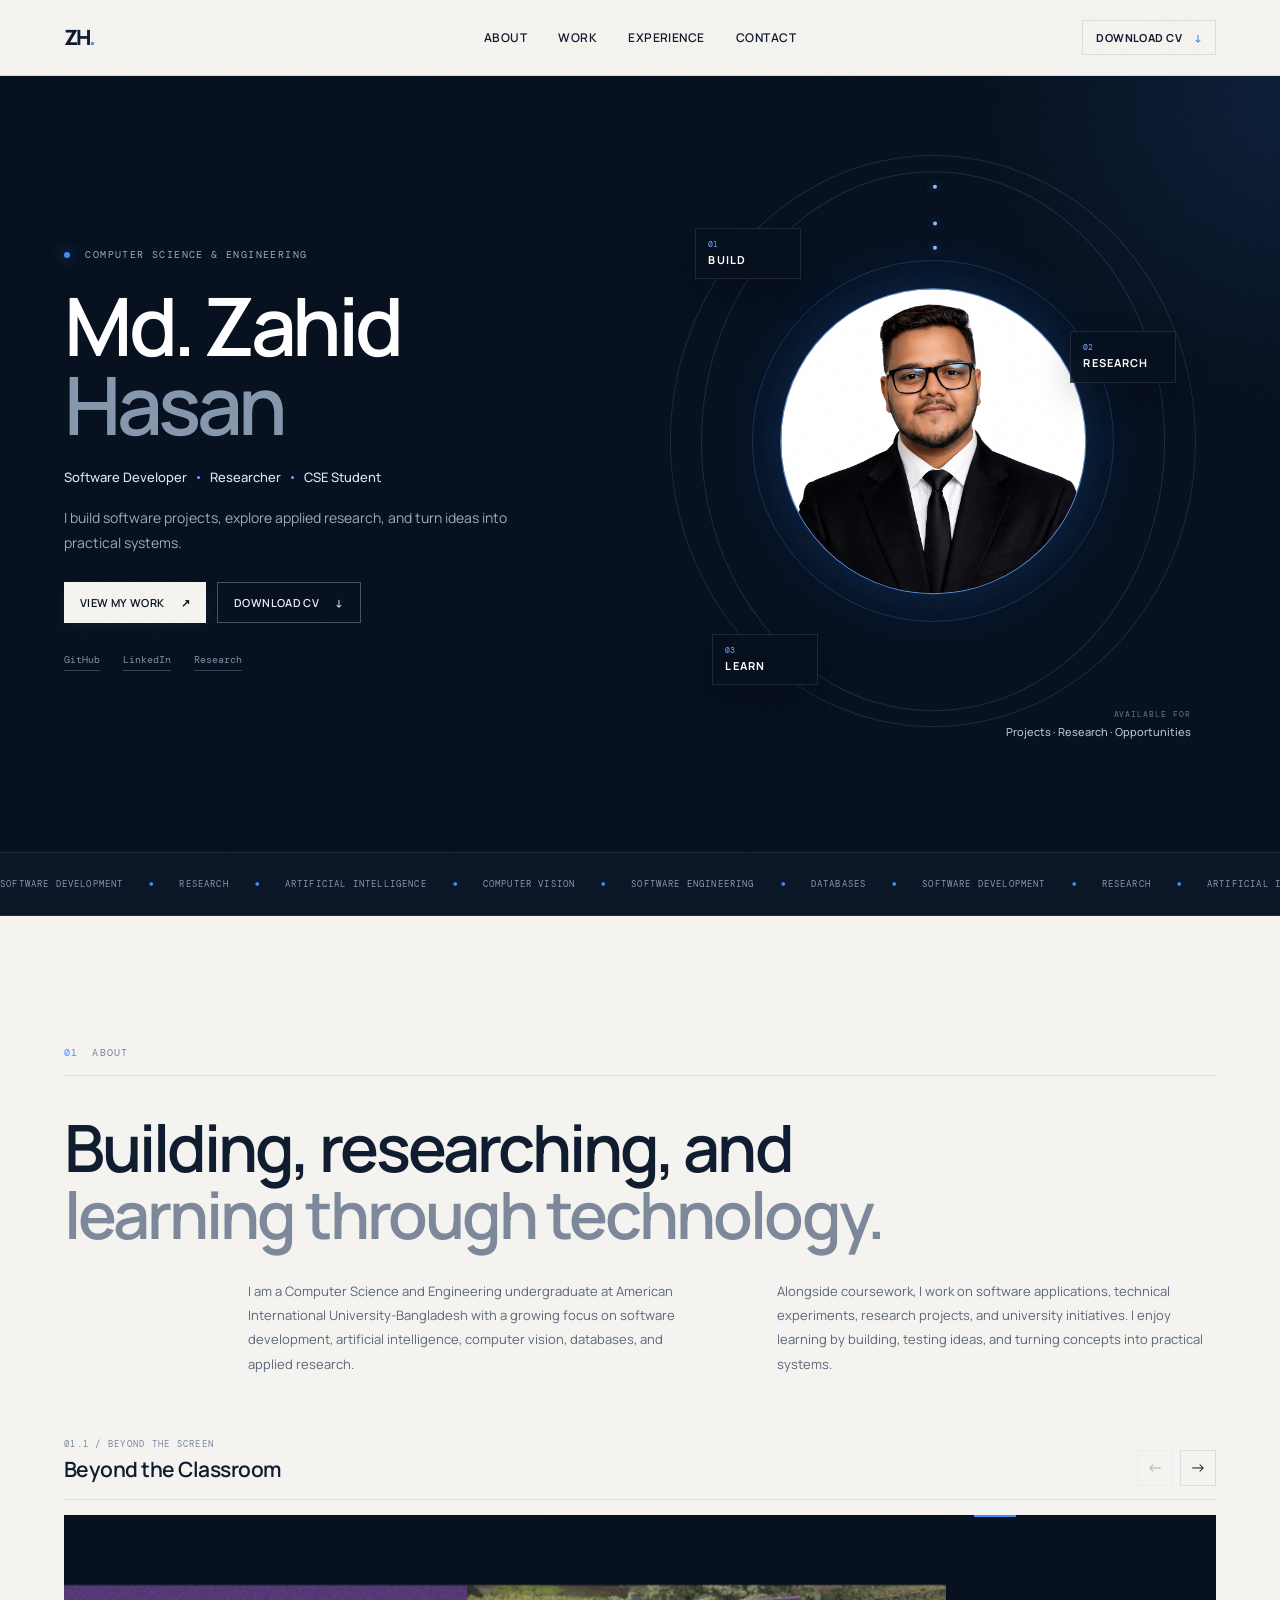
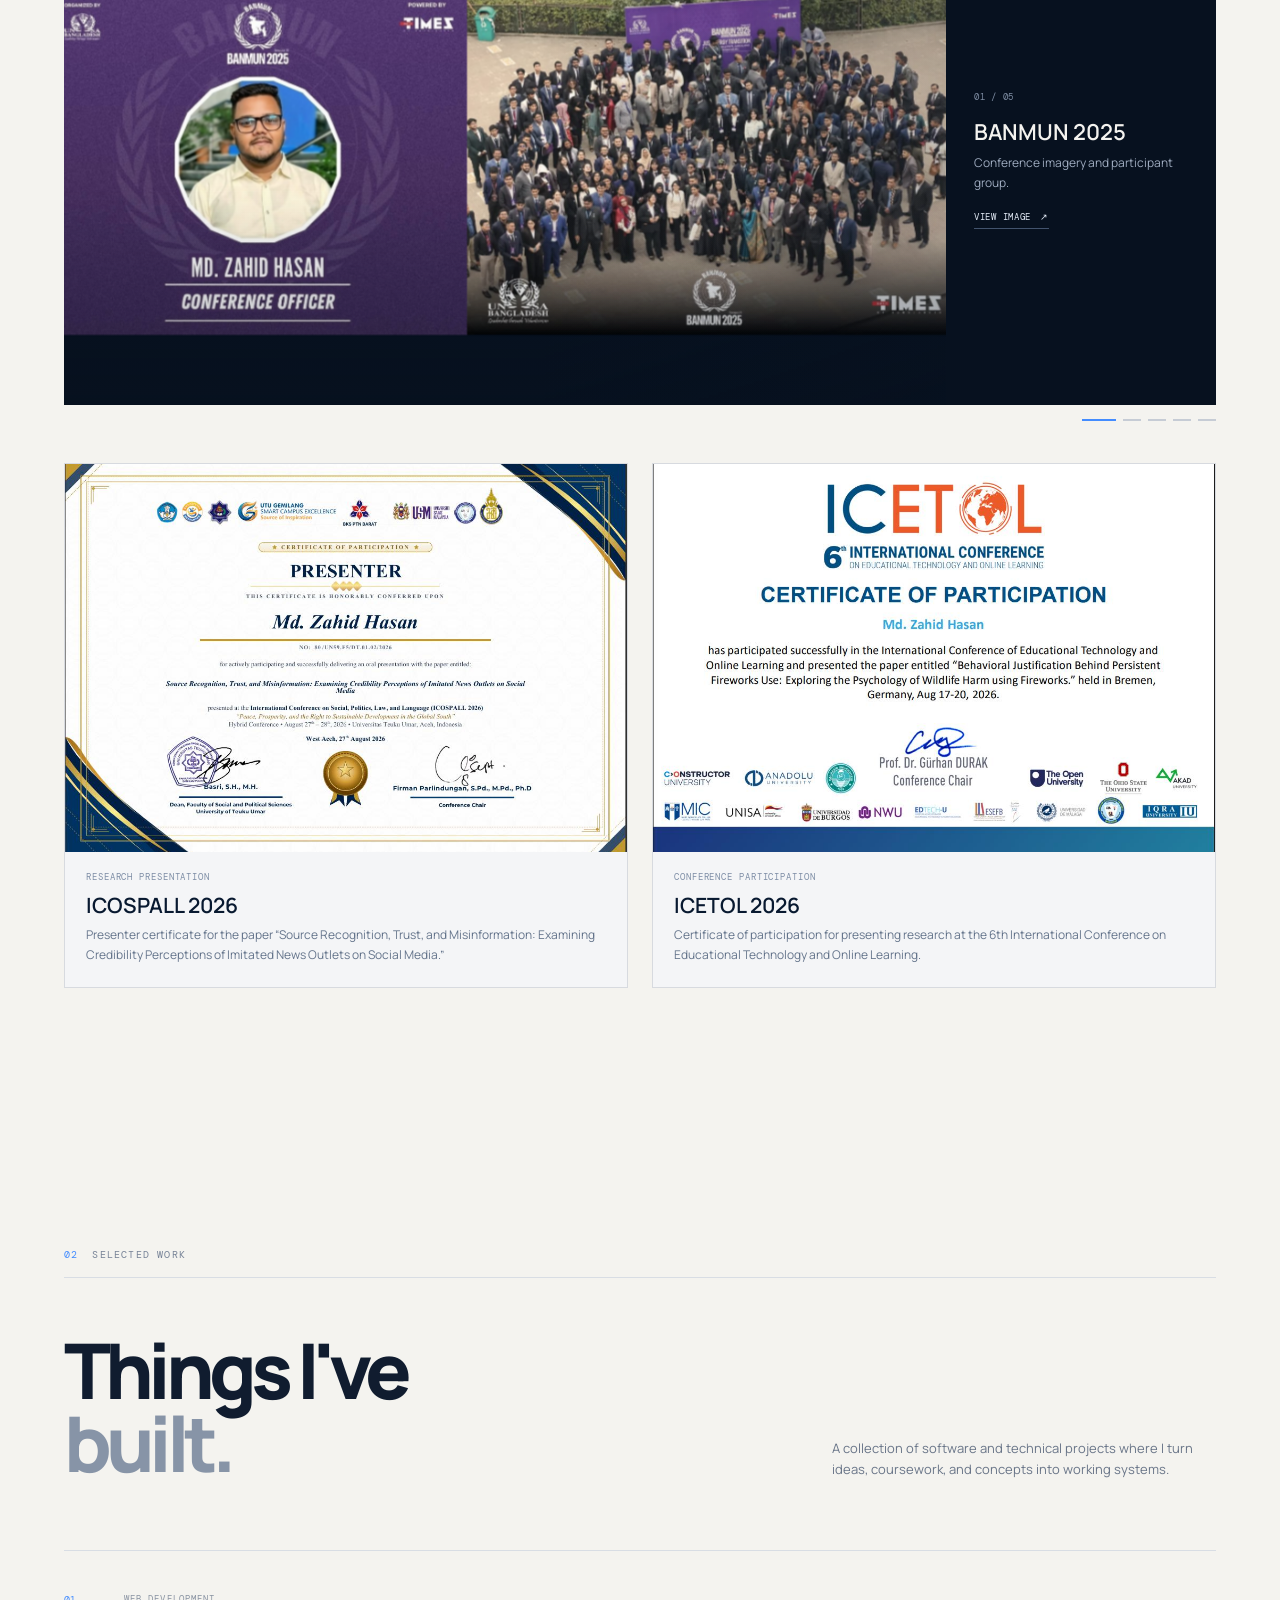
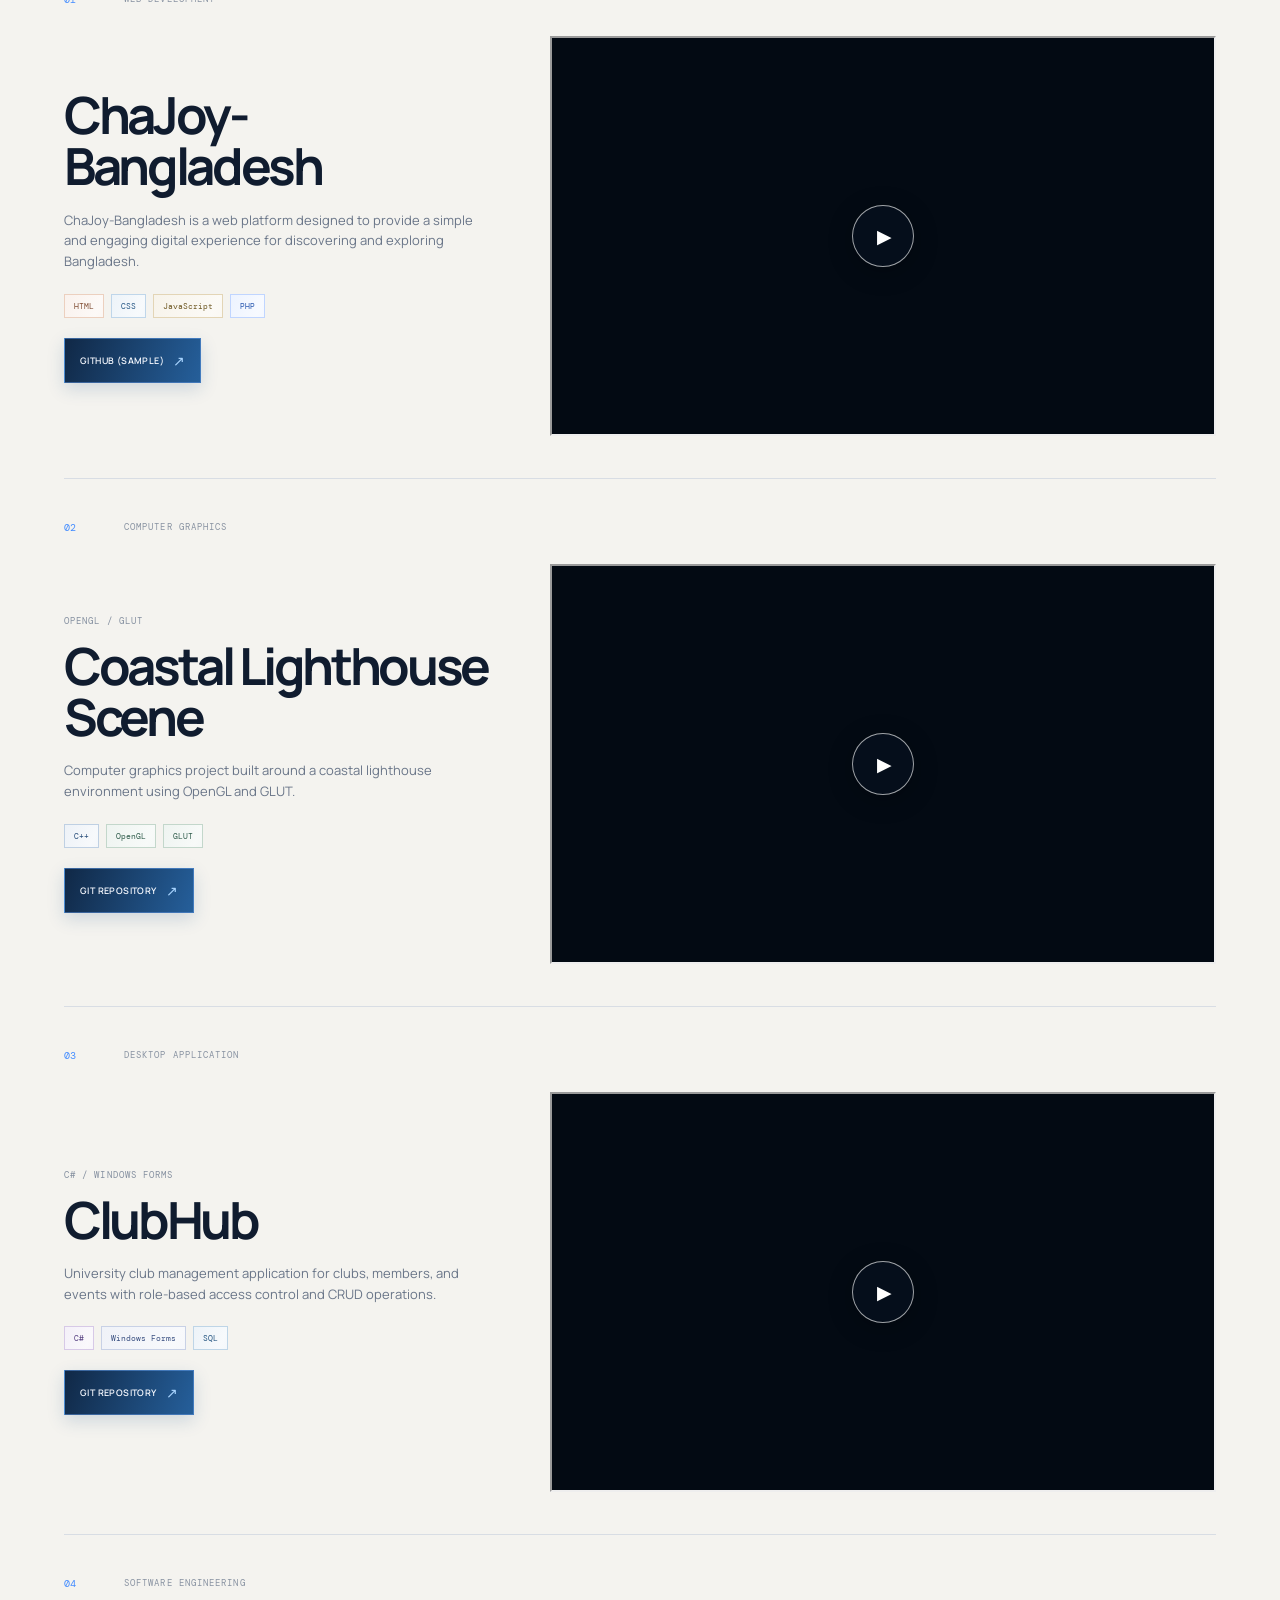
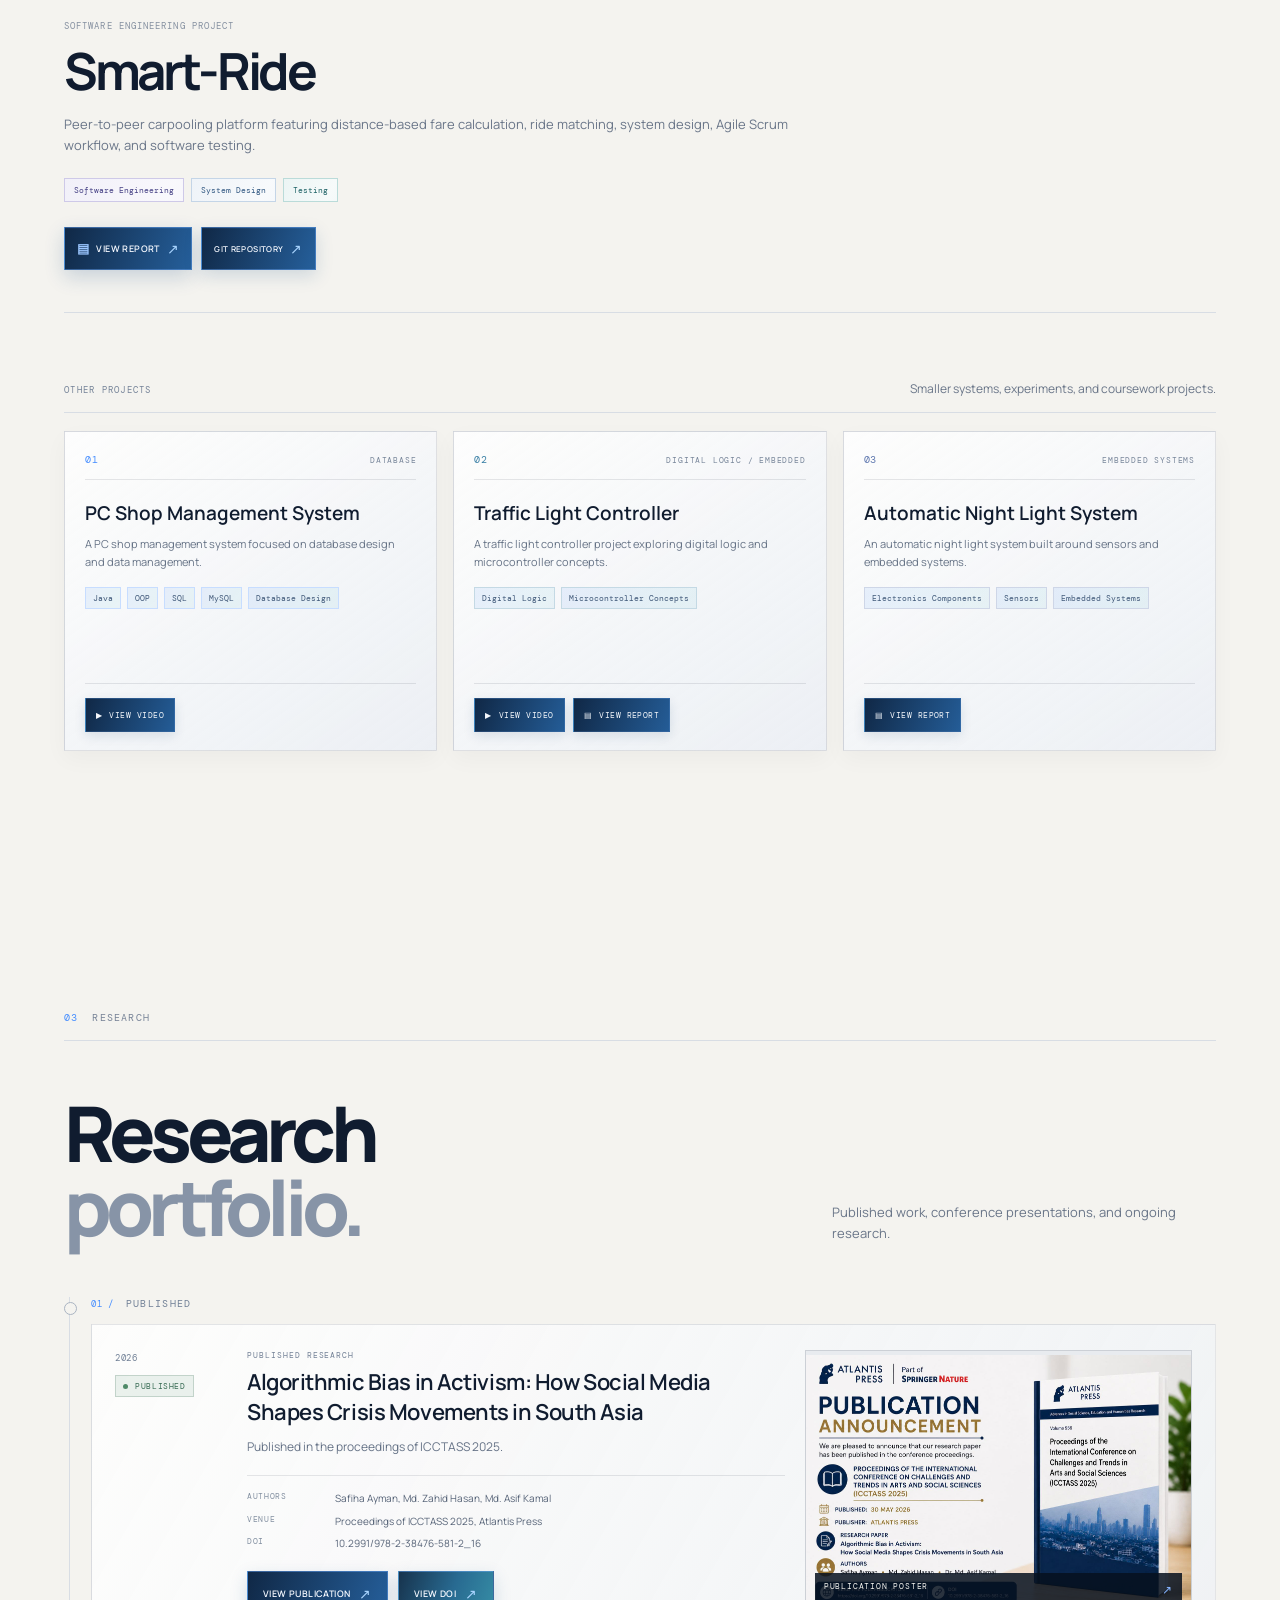
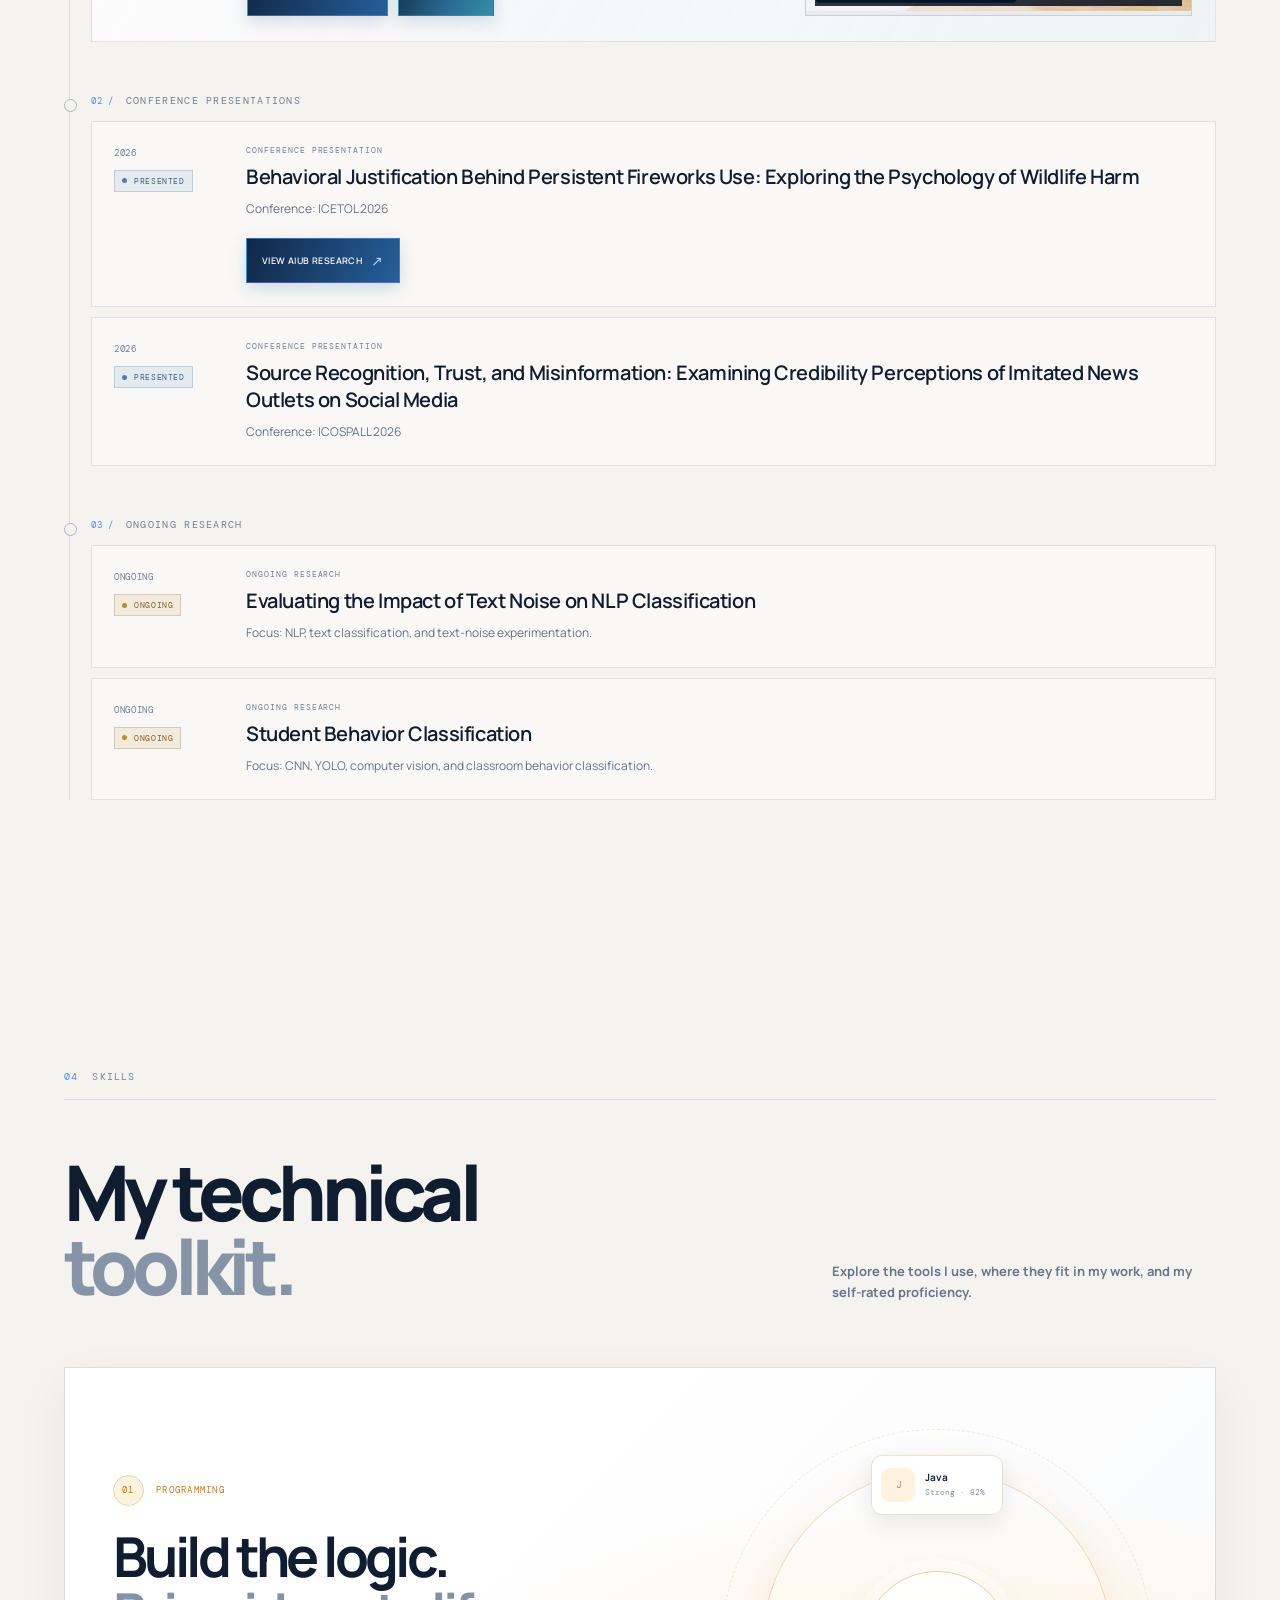
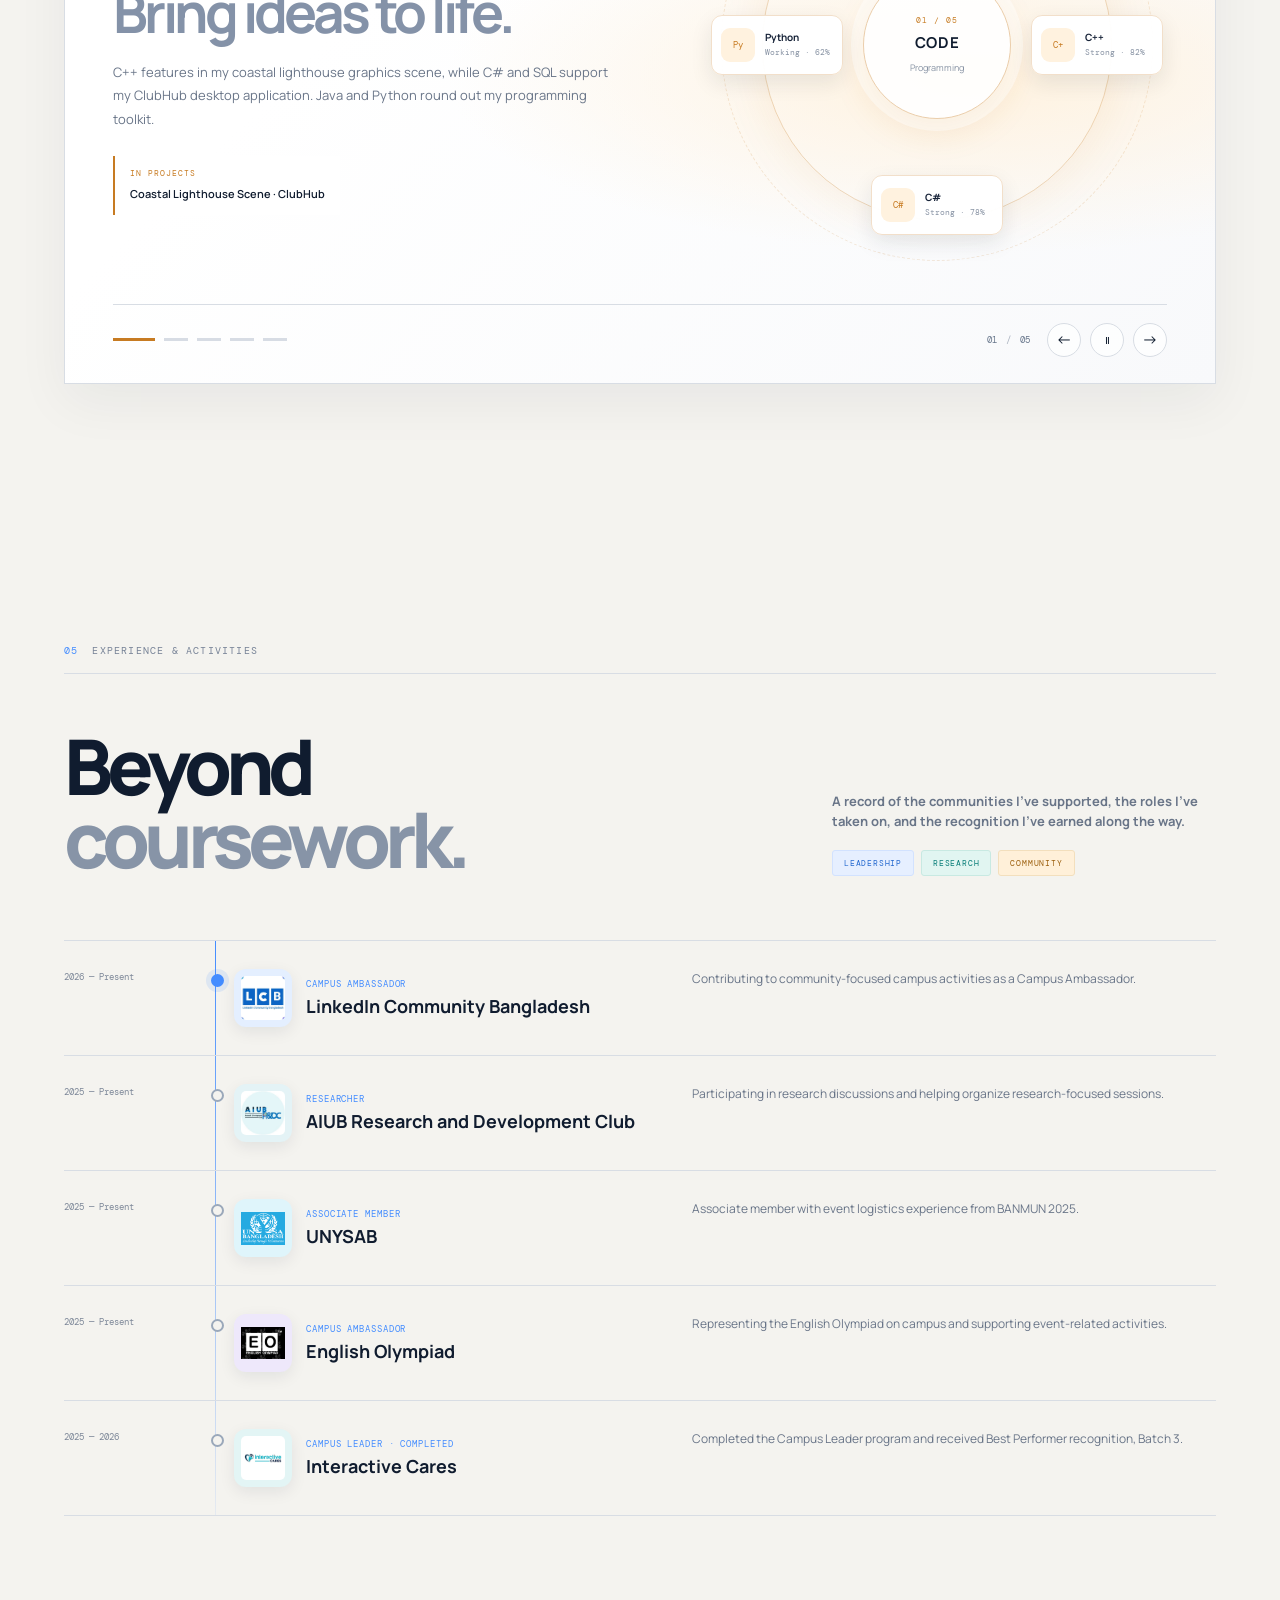
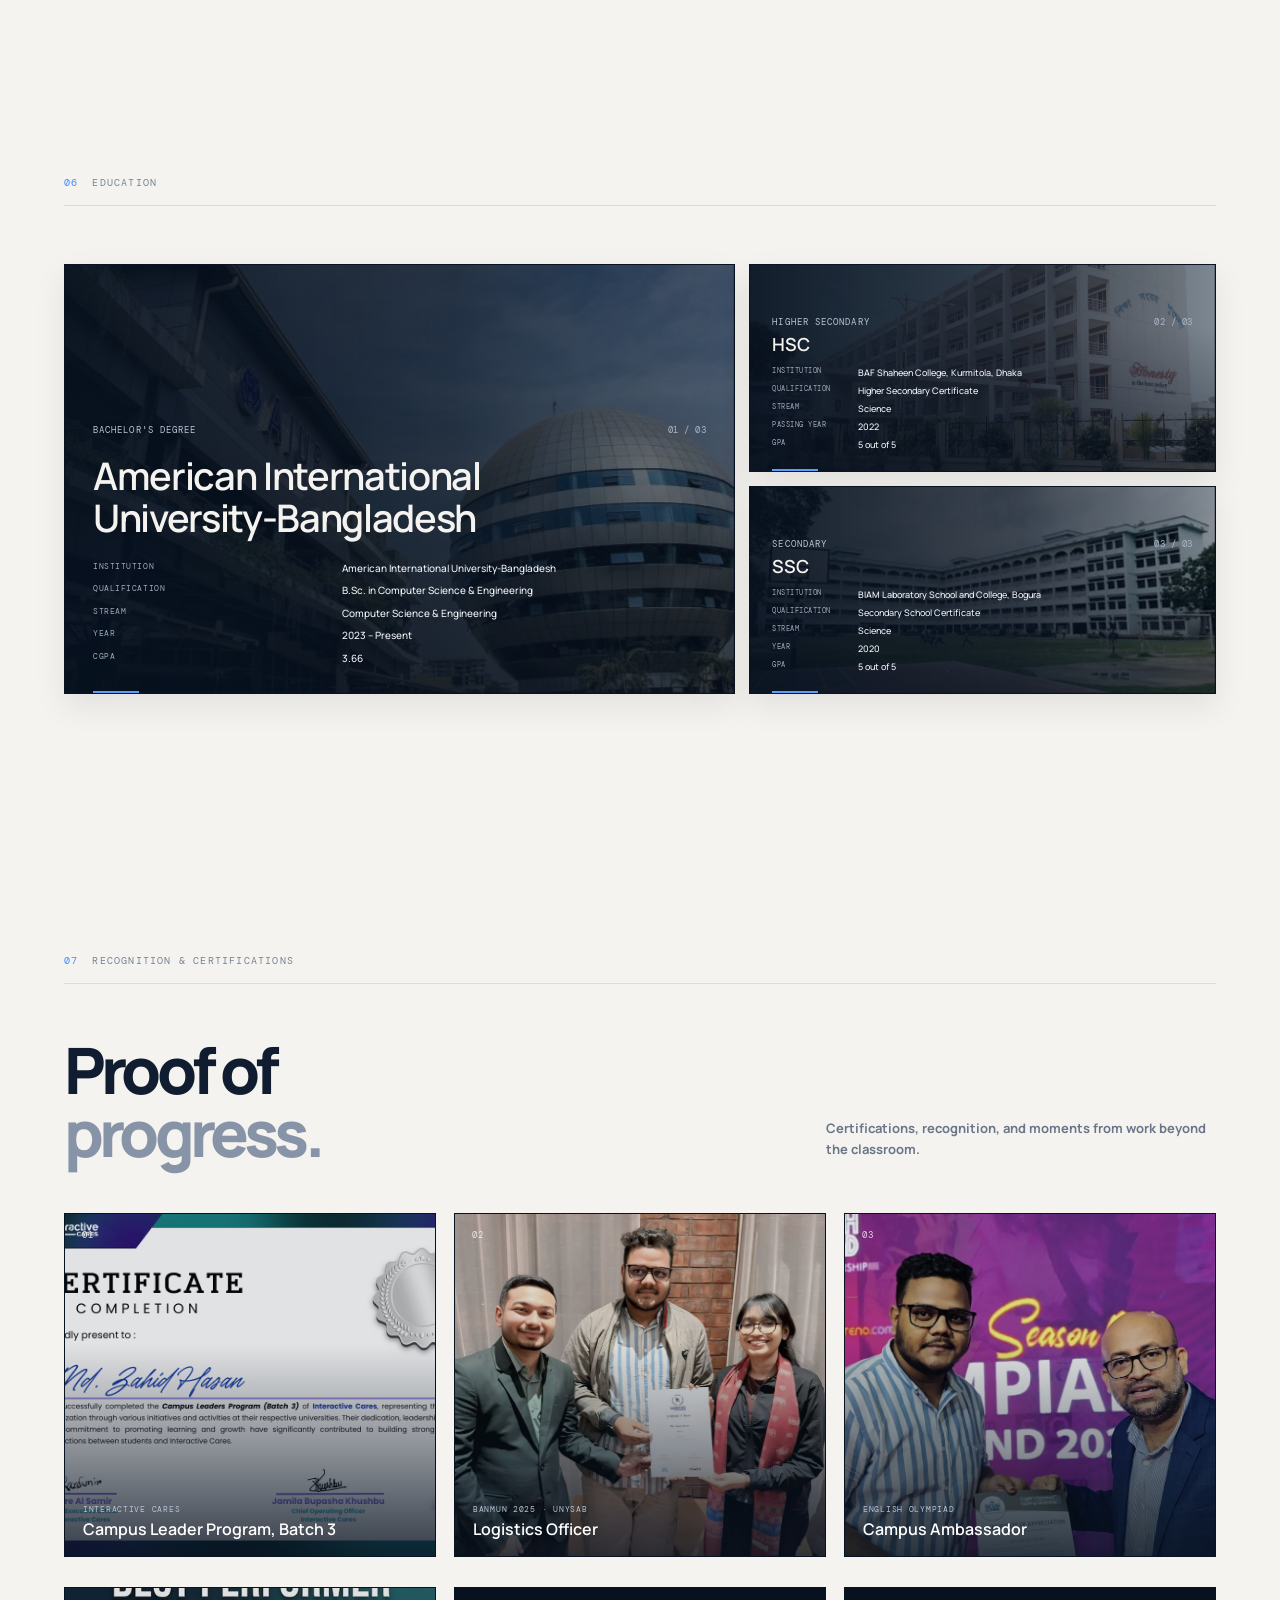
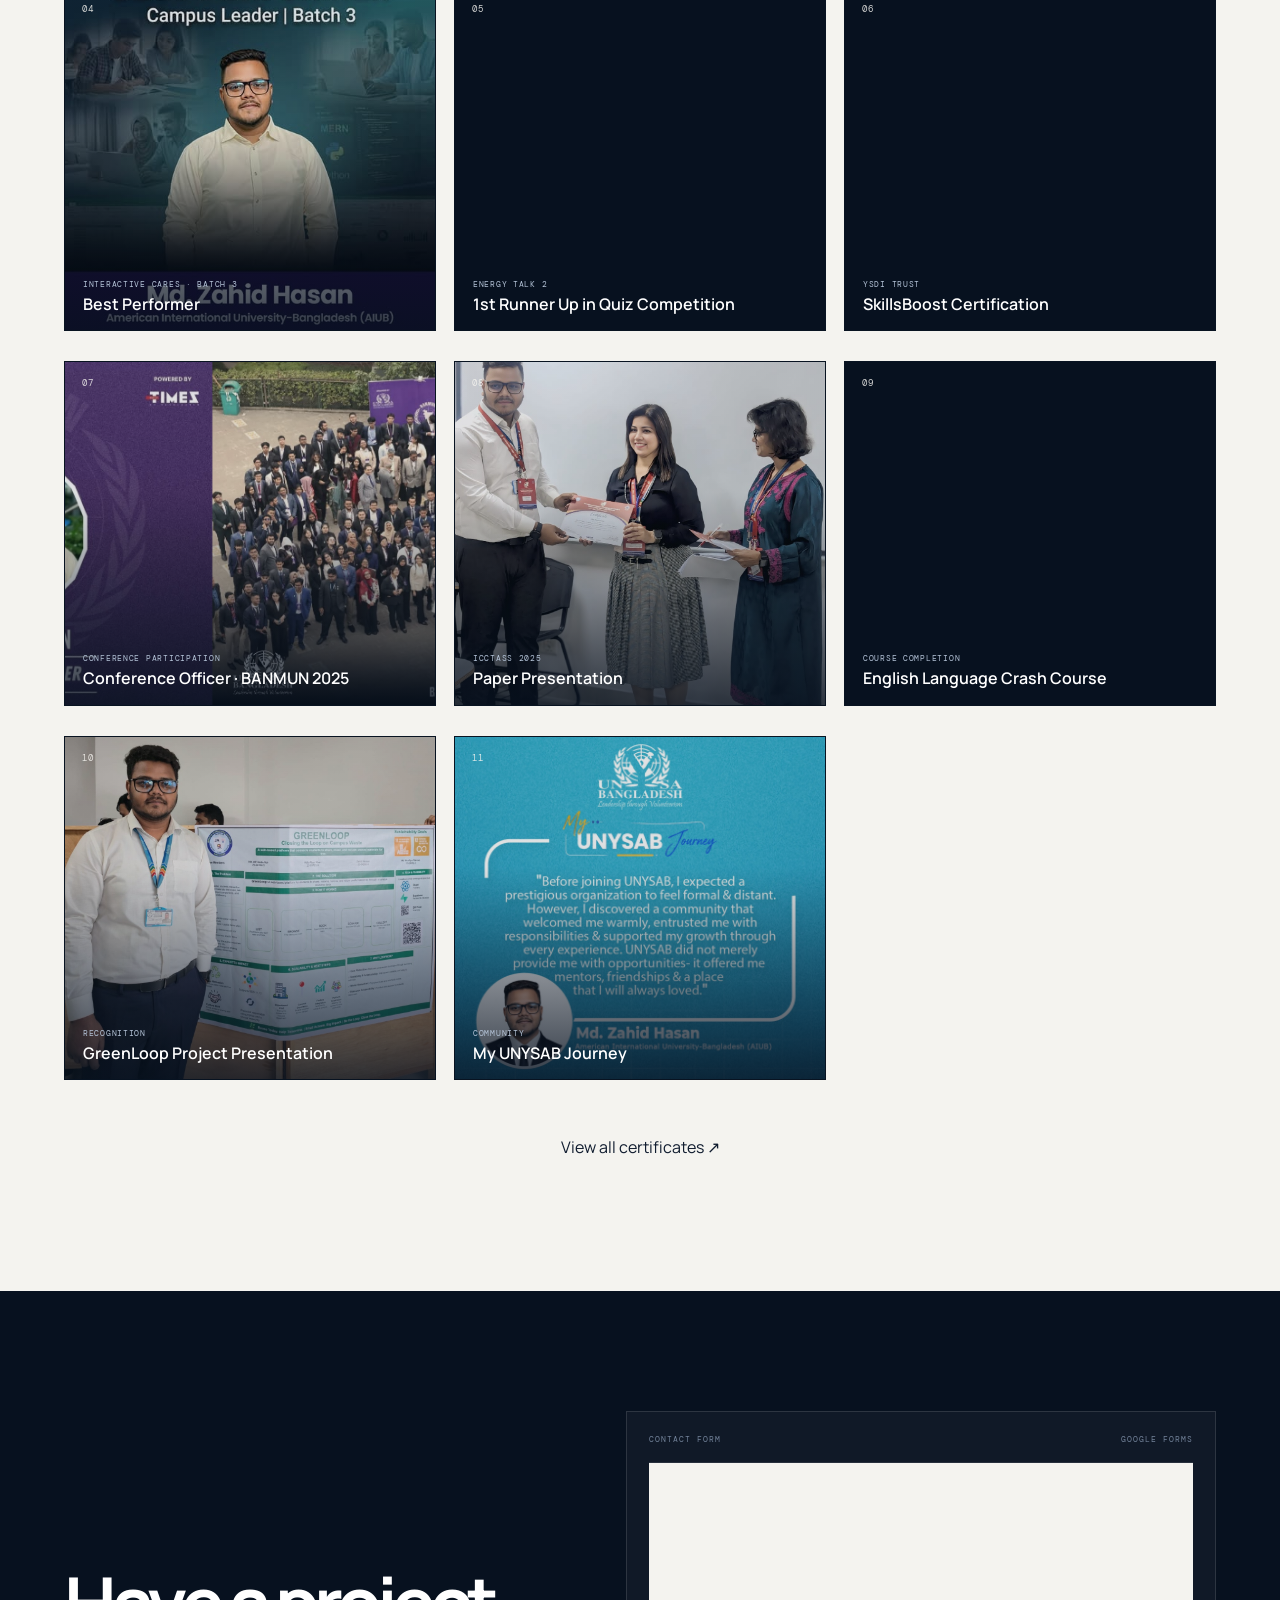
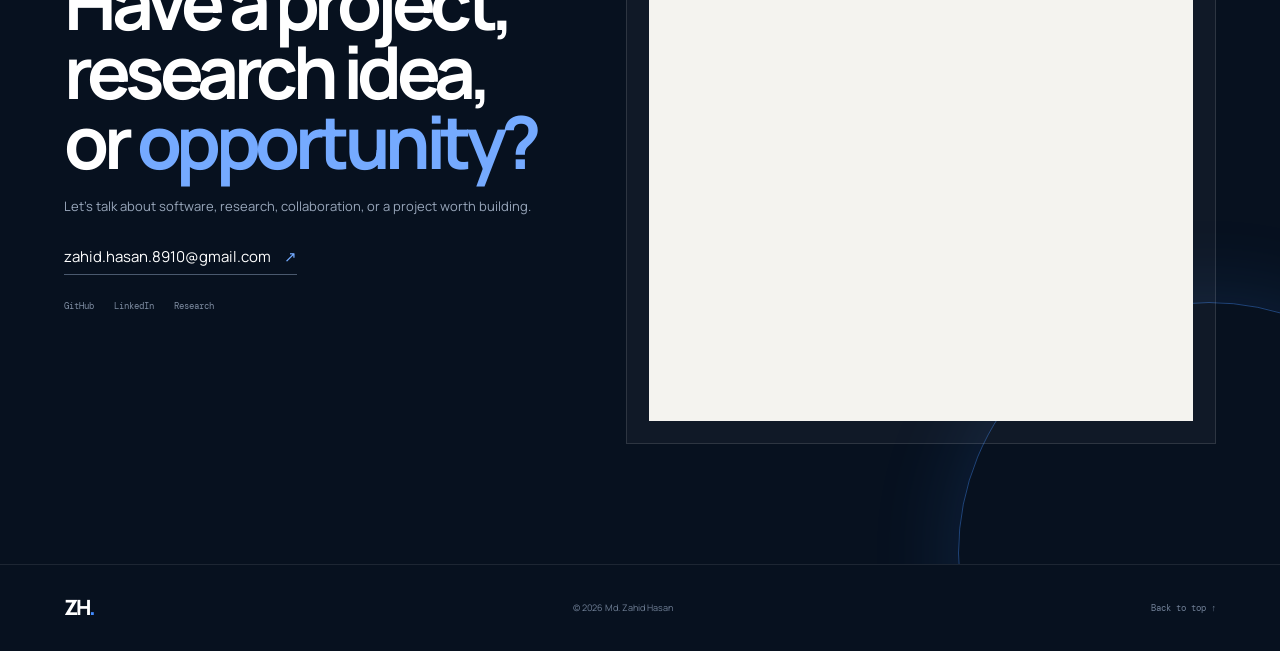
<file: index.html>
<!DOCTYPE html>
<html lang="en">
<head>
  <meta charset="UTF-8">
  <meta name="viewport" content="width=device-width, initial-scale=1.0">
  <meta name="description" content="Md. Zahid Hasan | CSE Student, Software Developer and Researcher">
  <meta name="theme-color" content="#07111f">
  <title>Md. Zahid Hasan | Portfolio</title>
  <link rel="preconnect" href="https://fonts.googleapis.com">
  <link rel="preconnect" href="https://fonts.gstatic.com" crossorigin>
  <link href="https://fonts.googleapis.com/css2?family=DM+Mono:wght@400;500&family=Manrope:wght@400;500;600;700;800&display=swap" rel="stylesheet">
  <link rel="stylesheet" href="style.css">
</head>
<body id="page-top">
  <div class="page-noise"></div>
  <div class="cursor-glow"></div>
  <div class="scroll-progress"></div>

  <header class="site-header">
    <a href="#home" class="brand">ZH<span>.</span></a>

    <nav class="main-nav" aria-label="Primary navigation">
      <a href="#about">About</a>
      <a href="#work">Work</a>
      <a href="#experience">Experience</a>
      <a href="#contact">Contact</a>
    </nav>

    <a class="cv-button" href="https://drive.google.com/file/d/1QCB3qbsLqCMUkNQ1LkGW-j6ZAGgXLxkK/view?usp=sharing" target="_blank" rel="noopener noreferrer">
      Download CV <span>↓</span>
    </a>

    <button class="menu-toggle" aria-label="Open navigation">
      <span></span><span></span>
    </button>
  </header>

  <main>
    <section class="hero" id="home">
      <div class="hero-copy">
        <p class="eyebrow hero-eyebrow"><span class="live-dot"></span> Computer Science &amp; Engineering</p>

        <h1><span class="name-line name-line-first">Md. Zahid</span><span class="name-line name-line-last">Hasan</span></h1>

        <div class="hero-role hero-reveal-role">
          <span>Software Developer</span>
          <i></i>
          <span>Researcher</span>
          <i></i>
          <span>CSE Student</span>
        </div>

        <p class="hero-description hero-reveal-description">
          I build software projects, explore applied research, and turn ideas into practical systems.
        </p>

        <div class="hero-actions hero-reveal-actions">
          <a href="#work" class="button button-dark">View my work <span>↗</span></a>
          <a href="https://drive.google.com/file/d/1QCB3qbsLqCMUkNQ1LkGW-j6ZAGgXLxkK/view?usp=sharing" class="button button-light" target="_blank" rel="noopener noreferrer">Download CV <span>↓</span></a>
        </div>

        <div class="hero-socials hero-reveal-socials">
          <a href="https://github.com/Zahid8910" target="_blank" rel="noopener noreferrer">GitHub</a>
          <a href="https://www.linkedin.com/in/zahidhasan8910/" target="_blank" rel="noopener noreferrer">LinkedIn</a>
          <a href="#research">Research</a>
        </div>
      </div>

      <div class="hero-stage">
        <div class="stage-grid"></div>
        <div class="stage-glow"></div>

        <div class="profile-orbit orbit-a"></div>
        <div class="profile-orbit orbit-b"></div>
        <div class="profile-orbit orbit-c"></div>
        <span class="orbit-particle particle-a" aria-hidden="true"></span>
        <span class="orbit-particle particle-b" aria-hidden="true"></span>
        <span class="orbit-particle particle-c" aria-hidden="true"></span>

        <div class="profile-wrap">
          <div class="profile-fallback">ZH</div>
          <img src="assets/images/Md.%20Zahid%20Hasan.png" alt="Md. Zahid Hasan" onerror="this.style.display='none'; this.previousElementSibling.style.display='grid';">
        </div>

        <div class="floating-label label-build">
          <small>01</small>
          <strong>BUILD</strong>
        </div>
        <div class="floating-label label-research">
          <small>02</small>
          <strong>RESEARCH</strong>
        </div>
        <div class="floating-label label-learn">
          <small>03</small>
          <strong>LEARN</strong>
        </div>

        <div class="stage-caption">
          <span>AVAILABLE FOR</span>
          <strong>Projects · Research · Opportunities</strong>
        </div>
      </div>
    </section>

    <section class="marquee-band" aria-label="Areas of interest">
      <div class="marquee-track">
        <div class="marquee-group">
          <span>SOFTWARE DEVELOPMENT</span><b>•</b>
          <span>RESEARCH</span><b>•</b>
          <span>ARTIFICIAL INTELLIGENCE</span><b>•</b>
          <span>COMPUTER VISION</span><b>•</b>
          <span>SOFTWARE ENGINEERING</span><b>•</b>
          <span>DATABASES</span><b>•</b>
        </div>
        <div class="marquee-group" aria-hidden="true">
          <span>SOFTWARE DEVELOPMENT</span><b>•</b>
          <span>RESEARCH</span><b>•</b>
          <span>ARTIFICIAL INTELLIGENCE</span><b>•</b>
          <span>COMPUTER VISION</span><b>•</b>
          <span>SOFTWARE ENGINEERING</span><b>•</b>
          <span>DATABASES</span><b>•</b>
        </div>
      </div>
    </section>

    <section class="section about" id="about">
      <div class="section-label reveal"><span>01</span> About</div>

      <div class="section-title-row about-title-row">
        <h2 class="display-title about-title reveal">Building, researching, and<br><em>learning through technology.</em></h2>
      </div>

      <div class="bio-grid">
        <p class="bio reveal">
          I am a Computer Science and Engineering undergraduate at American International University-Bangladesh with a growing focus on software development, artificial intelligence, computer vision, databases, and applied research.
        </p>
        <p class="bio reveal delay-1">
          Alongside coursework, I work on software applications, technical experiments, research projects, and university initiatives. I enjoy learning by building, testing ideas, and turning concepts into practical systems.
        </p>
      </div>

      <div class="classroom-head reveal">
        <div class="classroom-heading">
          <p class="eyebrow">01.1 / Beyond the screen</p>
          <h3>Beyond the Classroom</h3>
        </div>
        <div class="carousel-controls">
          <button class="carousel-prev" type="button" aria-label="Previous image" disabled>←</button>
          <button class="carousel-next" type="button" aria-label="Next image">→</button>
        </div>
      </div>

      <div class="activity-carousel reveal delay-1" aria-roledescription="carousel" aria-label="Beyond the Classroom">
        <div class="activity-slides">
          <div class="activity-track">
          <article class="activity-slide active" aria-hidden="false">
            <div class="activity-media">
              <img src="assets/images/image%20(1).png" alt="BANMUN 2025 banner and conference participants" decoding="async" data-position="center">
            </div>
            <div class="activity-caption"><span class="activity-count">01 / 05</span><div class="activity-caption-copy"><h4>BANMUN 2025</h4><p>Conference imagery and participant group.</p><button class="activity-view" type="button">VIEW IMAGE <span aria-hidden="true">↗</span></button></div></div>
          </article>
          <article class="activity-slide" aria-hidden="true">
            <div class="activity-media">
              <img src="assets/images/WhatsApp%20Image%202026-08-25%20at%208.37.11%20PM%20(10).jpeg" alt="GreenLoop campus waste project poster presentation" decoding="async" data-position="center">
            </div>
            <div class="activity-caption"><span class="activity-count">02 / 05</span><div class="activity-caption-copy"><h4>GreenLoop Project Presentation</h4><p>The GreenLoop campus waste project poster.</p><button class="activity-view" type="button">VIEW IMAGE <span aria-hidden="true">↗</span></button></div></div>
          </article>
          <article class="activity-slide" aria-hidden="true">
            <div class="activity-media">
              <img src="assets/images/runner%20up.jpg" alt="Award presentation with Energy Talk 2 visible on stage" decoding="async" data-position="center">
            </div>
            <div class="activity-caption"><span class="activity-count">03 / 05</span><div class="activity-caption-copy"><h4>Energy Talk 2</h4><p>Award presentation on stage at the event.</p><button class="activity-view" type="button">VIEW IMAGE <span aria-hidden="true">↗</span></button></div></div>
          </article>
          <article class="activity-slide" aria-hidden="true">
            <div class="activity-media">
              <img src="assets/images/unnamed%20(2).jpg" alt="Course completion certificate being presented" decoding="async" data-position="center">
            </div>
            <div class="activity-caption"><span class="activity-count">04 / 05</span><div class="activity-caption-copy"><h4>Certificate Presentation</h4><p>A course-completion certificate being presented.</p><button class="activity-view" type="button">VIEW IMAGE <span aria-hidden="true">↗</span></button></div></div>
          </article>
          <article class="activity-slide" aria-hidden="true">
            <div class="activity-media">
              <img src="assets/images/1785246199510.jpeg" alt="My UNYSAB Journey community feature graphic" decoding="async" data-position="center">
            </div>
            <div class="activity-caption"><span class="activity-count">05 / 05</span><div class="activity-caption-copy"><h4>My UNYSAB Journey</h4><p>A community feature.</p><button class="activity-view" type="button">VIEW IMAGE <span aria-hidden="true">↗</span></button></div></div>
          </article>
          </div>
        </div>

        <div class="carousel-dots" role="group" aria-label="Choose an image">
          <button class="dot active" type="button" aria-label="Show image 1" aria-current="true"></button>
          <button class="dot" type="button" aria-label="Show image 2"></button>
          <button class="dot" type="button" aria-label="Show image 3"></button>
          <button class="dot" type="button" aria-label="Show image 4"></button>
          <button class="dot" type="button" aria-label="Show image 5"></button>
        </div>

      </div>

      <dialog class="activity-lightbox" aria-label="Activity image viewer">
        <button class="activity-lightbox-close" type="button" aria-label="Close image viewer">×</button>
        <button class="activity-lightbox-previous" type="button" aria-label="Previous image">←</button>
        <figure class="activity-lightbox-figure">
          <img class="activity-lightbox-image" alt="">
          <figcaption><span class="activity-lightbox-count"></span><span class="activity-lightbox-title"></span></figcaption>
        </figure>
        <button class="activity-lightbox-next" type="button" aria-label="Next image">→</button>
      </dialog>

      <div class="about-certificate-grid">

        <article class="about-certificate-card reveal delay-1">
          <a class="about-certificate-image" href="assets/images/icospall.jpeg" target="_blank" rel="noopener noreferrer" aria-label="View ICOSPALL 2026 presenter certificate">
            <img src="assets/images/icospall.jpeg" alt="ICOSPALL 2026 Presenter Certificate" decoding="async">
            <span class="about-certificate-overlay">VIEW CERTIFICATE ↗</span>
          </a>
          <div class="about-certificate-info">
           
            <span class="about-certificate-type">RESEARCH PRESENTATION</span>
            <h4>ICOSPALL 2026</h4>
            <p>Presenter certificate for the paper “Source Recognition, Trust, and Misinformation: Examining Credibility Perceptions of Imitated News Outlets on Social Media.”</p>
          </div>
        </article>
        <article class="about-certificate-card reveal">
          <a class="about-certificate-image" href="assets/images/icetol.jpeg" target="_blank" rel="noopener noreferrer" aria-label="View ICETOL 2026 certificate">
            <img src="assets/images/icetol.jpeg" alt="ICETOL 2026 Certificate of Participation" decoding="async">
            <span class="about-certificate-overlay">VIEW CERTIFICATE ↗</span>
          </a>
          <div class="about-certificate-info">
           
            <span class="about-certificate-type">CONFERENCE PARTICIPATION</span>
            <h4>ICETOL 2026</h4>
            <p>Certificate of participation for presenting research at the 6th International Conference on Educational Technology and Online Learning.</p>
          </div>
        </article>

        
      </div>
    </section>

    <section class="section work" id="work">
      <div class="section-label reveal"><span>02</span> Selected Work</div>

      <div class="section-title-row">
        <h2 class="display-title reveal">Things I've<br><em>built.</em></h2>
        <p class="section-intro reveal delay-1">A collection of software and technical projects where I turn ideas, coursework, and concepts into working systems.</p>
      </div>

      <div class="projects">
        <article class="project reveal">
          <div class="project-meta">
            <span>01</span>
            <small>Web Development</small>
          </div>
          <div class="project-main">
            <div class="project-copy">
              <h3>ChaJoy-Bangladesh</h3>
              <p>ChaJoy-Bangladesh is a web platform designed to provide a simple and engaging digital experience for discovering and exploring Bangladesh.</p>
              <div class="tech-list"><span class="tag-html">HTML</span><span class="tag-css">CSS</span><span class="tag-javascript">JavaScript</span><span class="tag-php">PHP</span></div>
              <div class="project-links project-action-links"><a class="project-action-button" href="https://github.com/Zahid8910/chajoy-Bangladesh" target="_blank" rel="noopener noreferrer">GitHub (sample) <span class="project-action-arrow" aria-hidden="true">↗</span></a></div>
            </div>
            <div class="project-visual project-video-frame">
              <iframe class="project-demo-video" data-youtube-id="T5IkKYML_3o" title="ChaJoy-Bangladesh demonstration video" allow="accelerometer; autoplay; clipboard-write; encrypted-media; gyroscope; picture-in-picture; web-share" referrerpolicy="strict-origin-when-cross-origin" allowfullscreen></iframe>
              <button class="project-video-play" type="button" aria-label="Play ChaJoy-Bangladesh demonstration video"><span aria-hidden="true">▶</span></button>
            </div>
          </div>
        </article>

        <article class="project reveal">
          <div class="project-meta">
            <span>02</span>
            <small>Computer Graphics</small>
          </div>
          <div class="project-main">
            <div class="project-copy">
              <p class="project-kicker">OpenGL / GLUT</p>
              <h3>Coastal Lighthouse Scene</h3>
              <p>Computer graphics project built around a coastal lighthouse environment using OpenGL and GLUT.</p>
              <div class="tech-list"><span class="tag-cpp">C++</span><span class="tag-opengl">OpenGL</span><span class="tag-glut">GLUT</span></div>
              <div class="project-links project-action-links"><a class="project-action-button" href="https://github.com/Asif-Aman-Jihad/light_house_scene" target="_blank" rel="noopener noreferrer">Git Repository <span class="project-action-arrow" aria-hidden="true">↗</span></a></div>
            </div>
            <div class="project-visual project-video-frame">
              <iframe class="project-demo-video" data-youtube-id="jl-F-j4AuLk" title="Coastal Lighthouse Scene demonstration video" allow="accelerometer; autoplay; clipboard-write; encrypted-media; gyroscope; picture-in-picture; web-share" referrerpolicy="strict-origin-when-cross-origin" allowfullscreen></iframe>
              <button class="project-video-play" type="button" aria-label="Play Coastal Lighthouse Scene demonstration video"><span aria-hidden="true">▶</span></button>
            </div>
          </div>
        </article>

        <article class="project reveal">
          <div class="project-meta">
            <span>03</span>
            <small>Desktop Application</small>
          </div>
          <div class="project-main">
            <div class="project-copy">
              <p class="project-kicker">C# / Windows Forms</p>
              <h3>ClubHub</h3>
              <p>University club management application for clubs, members, and events with role-based access control and CRUD operations.</p>
              <div class="tech-list"><span class="tag-csharp">C#</span><span class="tag-windows">Windows Forms</span><span class="tag-sql">SQL</span></div>
              <div class="project-links project-action-links"><a class="project-action-button" href="https://github.com/fihasayman/ClubHub" target="_blank" rel="noopener noreferrer">Git Repository <span class="project-action-arrow" aria-hidden="true">↗</span></a></div>
            </div>
            <div class="project-visual project-video-frame">
              <iframe class="project-demo-video" data-youtube-id="mB7vQpZdjcU" title="ClubHub project demonstration video" allow="accelerometer; autoplay; clipboard-write; encrypted-media; gyroscope; picture-in-picture; web-share" referrerpolicy="strict-origin-when-cross-origin" allowfullscreen></iframe>
              <button class="project-video-play" type="button" aria-label="Play ClubHub demonstration video"><span aria-hidden="true">▶</span></button>
            </div>
          </div>
        </article>

        <article class="project project-feature reveal">
          <div class="project-meta">
            <span>04</span>
            <small>Software Engineering</small>
          </div>
          <div class="project-main no-project-media">
            <div class="project-copy">
              <p class="project-kicker">Software Engineering Project</p>
              <h3>Smart-Ride</h3>
              <p>Peer-to-peer carpooling platform featuring distance-based fare calculation, ride matching, system design, Agile Scrum workflow, and software testing.</p>
              <div class="tech-list"><span class="tag-engineering">Software Engineering</span><span class="tag-design">System Design</span><span class="tag-testing">Testing</span></div>
              <div class="project-links project-action-links smart-ride-report-links"><a class="project-action-button smart-ride-report-button" href="assets/videos/smart%20ride.docx" target="_blank" rel="noopener"><span aria-hidden="true">▤</span> View Report <span class="project-action-arrow" aria-hidden="true">↗</span></a><a class="project-action-button smart-ride-github-button" href="https://github.com/Zahid8910/Software-Engineering" target="_blank" rel="noopener noreferrer">Git Repository <span class="project-action-arrow" aria-hidden="true">↗</span></a></div>
            </div>
          </div>
        </article>
      </div>

      <div class="other-work">
        <div class="other-work-heading reveal">
          <p class="eyebrow">OTHER PROJECTS</p>
          <p class="other-work-intro">Smaller systems, experiments, and coursework projects.</p>
        </div>
        <div class="other-project-grid">
          <article class="other-project-card reveal" style="--other-project-index: 0">
            <div class="other-project-top"><span class="other-project-number">01</span><span class="other-project-category">DATABASE</span></div>
            <div class="other-project-main">
              <h3>PC Shop Management System</h3>
              <p>A PC shop management system focused on database design and data management.</p>
              <div class="other-project-skills" aria-label="Skills"><span>Java</span><span>OOP</span><span>SQL</span><span>MySQL</span><span>Database Design</span></div>
            </div>
            <div class="other-project-actions"><button class="other-project-action" type="button" data-youtube-id="TEKOro8pjdE"><span aria-hidden="true">▶</span> View Video</button></div>
          </article>

          <article class="other-project-card reveal" style="--other-project-index: 1">
            <div class="other-project-top"><span class="other-project-number">02</span><span class="other-project-category">DIGITAL LOGIC / EMBEDDED</span></div>
            <div class="other-project-main">
              <h3>Traffic Light Controller</h3>
              <p>A traffic light controller project exploring digital logic and microcontroller concepts.</p>
              <div class="other-project-skills" aria-label="Skills"><span>Digital Logic</span><span>Microcontroller Concepts</span></div>
            </div>
            <div class="other-project-actions">
              <button class="other-project-action" type="button" data-youtube-id="485oSYUbSpU"><span aria-hidden="true">▶</span> View Video</button>
              <a class="other-project-action other-project-report" href="assets/videos/traffic%20light%20controller.pptx" target="_blank" rel="noopener"><span aria-hidden="true">▤</span> View Report</a>
            </div>
          </article>

          <article class="other-project-card reveal" style="--other-project-index: 2">
            <div class="other-project-top"><span class="other-project-number">03</span><span class="other-project-category">EMBEDDED SYSTEMS</span></div>
            <div class="other-project-main">
              <h3>Automatic Night Light System</h3>
              <p>An automatic night light system built around sensors and embedded systems.</p>
              <div class="other-project-skills" aria-label="Skills"><span>Electronics Components</span><span>Sensors</span><span>Embedded Systems</span></div>
            </div>
            <div class="other-project-actions"><a class="other-project-action other-project-report" href="assets/videos/traffic%20light.pptx" target="_blank" rel="noopener"><span aria-hidden="true">▤</span> View Report</a></div>
          </article>
        </div>
      </div>

      <dialog class="other-video-dialog" aria-label="Project video player">
        <button class="other-video-close" type="button" aria-label="Close video">×</button>
        <iframe class="other-video-player" title="Project video player" allow="accelerometer; autoplay; clipboard-write; encrypted-media; gyroscope; picture-in-picture; web-share" referrerpolicy="strict-origin-when-cross-origin" allowfullscreen></iframe>
      </dialog>
    </section>

    <section class="section research" id="research">
      <div class="section-label reveal"><span>03</span> Research</div>

      <div class="section-title-row">
        <h2 class="display-title reveal">Research<br><em>portfolio.</em></h2>
        <p class="section-intro reveal delay-1">Published work, conference presentations, and ongoing research.</p>
      </div>

      <div class="research-timeline">
        <section class="research-group research-published" aria-labelledby="research-published-title">
          <div class="research-group-label"><span>01 /</span><h3 id="research-published-title">Published</h3></div>
          <article class="research-entry research-entry-featured">
            <div class="research-entry-rail"><span class="research-year">2026</span><span class="research-status research-status-published">PUBLISHED</span></div>
            <div class="research-entry-body">
              <p class="research-type">Published Research</p>
              <h4>Algorithmic Bias in Activism: How Social Media Shapes Crisis Movements in South Asia</h4>
              <p class="research-description">Published in the proceedings of ICCTASS 2025.</p>
              <dl class="research-metadata">
                <div><dt>Authors</dt><dd>Safiha Ayman, Md. Zahid Hasan, Md. Asif Kamal</dd></div>
                <div><dt>Venue</dt><dd>Proceedings of ICCTASS 2025, Atlantis Press</dd></div>
                <div><dt>DOI</dt><dd>10.2991/978-2-38476-581-2_16</dd></div>
              </dl>
              <div class="research-actions">
                <a class="research-action" href="https://www.atlantis-press.com/proceedings/icctass-25/126024695" target="_blank" rel="noopener noreferrer">View Publication <span>↗</span></a>
                <a class="research-action research-action-secondary" href="https://doi.org/10.2991/978-2-38476-581-2_16" target="_blank" rel="noopener noreferrer">View DOI <span>↗</span></a>
              </div>
            </div>
            <button class="research-poster-trigger" type="button" aria-label="View publication poster">
              <img src="assets/images/PUBLICATION POSTER.jpg" alt="Publication announcement for Algorithmic Bias in Activism, Atlantis Press" decoding="async">
              <span>PUBLICATION POSTER <b aria-hidden="true">↗</b></span>
            </button>
          </article>
        </section>

        <section class="research-group" aria-labelledby="research-presentations-title">
          <div class="research-group-label"><span>02 /</span><h3 id="research-presentations-title">Conference Presentations</h3></div>
          <article class="research-entry">
            <div class="research-entry-rail"><span class="research-year">2026</span><span class="research-status research-status-presented">PRESENTED</span></div>
            <div class="research-entry-body">
              <p class="research-type">Conference Presentation</p>
              <h4>Behavioral Justification Behind Persistent Fireworks Use: Exploring the Psychology of Wildlife Harm</h4>
              <p class="research-description">Conference: ICETOL 2026</p>
              <div class="research-actions"><a class="research-action" href="https://www.aiub.edu/Files/student-research/Behavioral_Justification_Behind_Persistent_Fireworks_Use_Exploring_the_Psychology_of_Wildlife_Harm_u.html" target="_blank" rel="noopener noreferrer">View AIUB Research <span>↗</span></a></div>
            </div>
          </article>
          <article class="research-entry">
            <div class="research-entry-rail"><span class="research-year">2026</span><span class="research-status research-status-presented">PRESENTED</span></div>
            <div class="research-entry-body">
              <p class="research-type">Conference Presentation</p>
              <h4>Source Recognition, Trust, and Misinformation: Examining Credibility Perceptions of Imitated News Outlets on Social Media</h4>
              <p class="research-description">Conference: ICOSPALL 2026</p>
            </div>
          </article>
        </section>

        <section class="research-group" aria-labelledby="research-ongoing-title">
          <div class="research-group-label"><span>03 /</span><h3 id="research-ongoing-title">Ongoing Research</h3></div>
          <article class="research-entry research-entry-ongoing">
            <div class="research-entry-rail"><span class="research-year">Ongoing</span><span class="research-status research-status-ongoing">ONGOING</span></div>
            <div class="research-entry-body">
              <p class="research-type">Ongoing Research</p>
              <h4>Evaluating the Impact of Text Noise on NLP Classification</h4>
              <p class="research-description">Focus: NLP, text classification, and text-noise experimentation.</p>
            </div>
          </article>
          <article class="research-entry research-entry-ongoing">
            <div class="research-entry-rail"><span class="research-year">Ongoing</span><span class="research-status research-status-ongoing">ONGOING</span></div>
            <div class="research-entry-body">
              <p class="research-type">Ongoing Research</p>
              <h4>Student Behavior Classification</h4>
              <p class="research-description">Focus: CNN, YOLO, computer vision, and classroom behavior classification.</p>
            </div>
          </article>
        </section>
      </div>

      <dialog class="research-lightbox" aria-label="Publication poster viewer">
        <button class="research-lightbox-close" type="button" aria-label="Close poster viewer">×</button>
        <img class="research-lightbox-image" alt="">
        <p class="research-lightbox-caption">Algorithmic Bias in Activism · Publication Poster</p>
      </dialog>
    </section>

    <section class="section skills" id="skills">
      <div class="section-label reveal"><span>04</span> Skills</div>

      <div class="section-title-row">
        <h2 class="display-title reveal">My technical<br><em>toolkit.</em></h2>
        <b><p class="section-intro reveal delay-1">Explore the tools I use, where they fit in my work, and my self-rated proficiency.</p></b>
      </div>

      <div class="toolkit-carousel skill-programming" id="toolkit-carousel" role="region" aria-roledescription="carousel" aria-label="Technical toolkit carousel">
        <div class="toolkit-slides" aria-live="off">
          <article class="toolkit-slide skill-programming is-active" id="toolkit-slide-programming" role="group" data-toolkit-slide="0" aria-roledescription="slide" aria-label="1 of 5: Programming">
            <div class="toolkit-copy"><p class="toolkit-kicker"><span>01</span> Programming</p><h3>Build the logic.<br><em>Bring ideas to life.</em></h3><p>C++ features in my coastal lighthouse graphics scene, while C# and SQL support my ClubHub desktop application. Java and Python round out my programming toolkit.</p><div class="toolkit-project"><span>IN PROJECTS</span><strong>Coastal Lighthouse Scene · ClubHub</strong></div></div>
            <div class="toolkit-orbit" aria-label="Programming skills orbit">
              <div class="orbit-wheel">
                <span class="orbit-point" style="--angle:0deg;--counter-angle:0deg"><span class="orbit-badge"><span class="tech-logo">J<img src="https://cdn.simpleicons.org/java/ED8B00" alt="" loading="lazy" onerror="this.remove()"></span><span><b>Java</b><small>Strong · 82%</small></span></span></span>
                <span class="orbit-point" style="--angle:90deg;--counter-angle:-90deg"><span class="orbit-badge"><span class="tech-logo">C+<img src="https://cdn.simpleicons.org/cplusplus/00599C" alt="" loading="lazy" onerror="this.remove()"></span><span><b>C++</b><small>Strong · 82%</small></span></span></span>
                <span class="orbit-point" style="--angle:180deg;--counter-angle:-180deg"><span class="orbit-badge"><span class="tech-logo">C#<img src="https://cdn.simpleicons.org/csharp/512BD4" alt="" loading="lazy" onerror="this.remove()"></span><span><b>C#</b><small>Strong · 78%</small></span></span></span>
                <span class="orbit-point" style="--angle:270deg;--counter-angle:-270deg"><span class="orbit-badge"><span class="tech-logo">Py<img src="https://cdn.simpleicons.org/python/3776AB" alt="" loading="lazy" onerror="this.remove()"></span><span><b>Python</b><small>Working · 62%</small></span></span></span>
              </div>
              <div class="orbit-center"><span>01 / 05</span><strong>CODE</strong><small>Programming</small></div>
            </div>
          </article>

          <article class="toolkit-slide skill-database" id="toolkit-slide-database" role="group" data-toolkit-slide="1" aria-roledescription="slide" aria-label="2 of 5: Database" hidden>
            <div class="toolkit-copy"><p class="toolkit-kicker"><span>02</span> Database</p><h3>Give project data<br><em>a clear structure.</em></h3><p>SQL supports the club, member, and event records in ClubHub. I also work with MySQL and SQL Server for relational data tasks.</p><div class="toolkit-project"><span>IN PROJECT</span><strong>ClubHub · Data records &amp; CRUD</strong></div></div>
            <div class="toolkit-orbit" aria-label="Database skills orbit"><div class="orbit-wheel">
              <span class="orbit-point" style="--angle:0deg;--counter-angle:0deg"><span class="orbit-badge"><span class="tech-logo">SQL</span><span><b>SQL</b><small>Strong · 82%</small></span></span></span>
              <span class="orbit-point" style="--angle:120deg;--counter-angle:-120deg"><span class="orbit-badge"><span class="tech-logo">MY<img src="https://cdn.simpleicons.org/mysql/4479A1" alt="" loading="lazy" onerror="this.remove()"></span><span><b>MySQL</b><small>Working · 75%</small></span></span></span>
              <span class="orbit-point" style="--angle:240deg;--counter-angle:-240deg"><span class="orbit-badge"><span class="tech-logo">MS<img src="https://cdn.simpleicons.org/microsoftsqlserver/CC2927" alt="" loading="lazy" onerror="this.remove()"></span><span><b>SQL Server</b><small>Working · 72%</small></span></span></span>
            </div><div class="orbit-center"><span>02 / 05</span><strong>DATA</strong><small>Database</small></div></div>
          </article>

          <article class="toolkit-slide skill-web" id="toolkit-slide-web" role="group" data-toolkit-slide="2" aria-roledescription="slide" aria-label="3 of 5: Web development" hidden>
            <div class="toolkit-copy"><p class="toolkit-kicker"><span>03</span> Web development</p><h3>Design, style,<br><em>then make it work.</em></h3><p>I use HTML and CSS to shape web pages, then JavaScript to add interaction—including the experience and motion on this portfolio.</p><div class="toolkit-project"><span>IN PROJECT</span><strong>This portfolio · Web project work</strong></div></div>
            <div class="toolkit-orbit" aria-label="Web development skills orbit"><div class="orbit-wheel">
              <span class="orbit-point" style="--angle:0deg;--counter-angle:0deg"><span class="orbit-badge"><span class="tech-logo">5<img src="https://cdn.simpleicons.org/html5/E34F26" alt="" loading="lazy" onerror="this.remove()"></span><span><b>HTML</b><small>Strong · 82%</small></span></span></span>
              <span class="orbit-point" style="--angle:120deg;--counter-angle:-120deg"><span class="orbit-badge"><span class="tech-logo">#<img src="https://cdn.simpleicons.org/css/663399" alt="" loading="lazy" onerror="this.remove()"></span><span><b>CSS</b><small>Working · 75%</small></span></span></span>
              <span class="orbit-point" style="--angle:240deg;--counter-angle:-240deg"><span class="orbit-badge"><span class="tech-logo">JS<img src="https://cdn.simpleicons.org/javascript/F7DF1E" alt="" loading="lazy" onerror="this.remove()"></span><span><b>JavaScript</b><small>Working · 65%</small></span></span></span>
            </div><div class="orbit-center"><span>03 / 05</span><strong>WEB</strong><small>Interfaces</small></div></div>
          </article>

          <article class="toolkit-slide skill-ai" id="toolkit-slide-ai" role="group" data-toolkit-slide="3" aria-roledescription="slide" aria-label="4 of 5: AI and computer vision" hidden>
            <div class="toolkit-copy"><p class="toolkit-kicker"><span>04</span> AI &amp; computer vision</p><h3>Explore patterns<br><em>in visual data.</em></h3><p>My current focus is building practical familiarity with object detection, image classification, and computer-vision workflows.</p><div class="toolkit-project"><span>AREAS OF FOCUS</span><strong>Object detection · Image analysis</strong></div></div>
            <div class="toolkit-orbit" aria-label="AI and computer vision skills orbit"><div class="orbit-wheel">
              <span class="orbit-point" style="--angle:0deg;--counter-angle:0deg"><span class="orbit-badge"><span class="tech-logo">Y</span><span><b>YOLO</b><small>Working · 68%</small></span></span></span>
              <span class="orbit-point" style="--angle:120deg;--counter-angle:-120deg"><span class="orbit-badge"><span class="tech-logo">NN</span><span><b>CNN</b><small>Working · 65%</small></span></span></span>
              <span class="orbit-point" style="--angle:240deg;--counter-angle:-240deg"><span class="orbit-badge"><span class="tech-logo">CV<img src="https://cdn.simpleicons.org/opencv/5C3EE8" alt="" loading="lazy" onerror="this.remove()"></span><span><b>OpenCV</b><small>Familiar · 58%</small></span></span></span>
            </div><div class="orbit-center"><span>04 / 05</span><strong>VISION</strong><small>AI / Vision</small></div></div>
          </article>

          <article class="toolkit-slide skill-tools" id="toolkit-slide-tools" role="group" data-toolkit-slide="4" aria-roledescription="slide" aria-label="5 of 5: Tools" hidden>
            <div class="toolkit-copy"><p class="toolkit-kicker"><span>05</span> Tools</p><h3>The right tool<br><em>for each stage.</em></h3><p>Git and GitHub support version control; Visual Studio and MATLAB help with development work, while Figma and Canva support visual planning. I also use Vercel in my web workflow.</p><div class="toolkit-project"><span>WORKFLOW</span><strong>Version control · Development · Design</strong></div></div>
            <div class="toolkit-orbit" aria-label="Tools orbit"><div class="orbit-wheel">
              <span class="orbit-point" style="--angle:0deg;--counter-angle:0deg"><span class="orbit-badge"><span class="tech-logo">G<img src="https://cdn.simpleicons.org/git/F05032" alt="" loading="lazy" onerror="this.remove()"></span><span><b>Git</b><small>Version control</small></span></span></span>
              <span class="orbit-point" style="--angle:51.43deg;--counter-angle:-51.43deg"><span class="orbit-badge"><span class="tech-logo">GH<img src="https://cdn.simpleicons.org/github/181717" alt="" loading="lazy" onerror="this.remove()"></span><span><b>GitHub</b><small>Repositories</small></span></span></span>
              <span class="orbit-point" style="--angle:102.86deg;--counter-angle:-102.86deg"><span class="orbit-badge"><span class="tech-logo">VS<img src="https://cdn.simpleicons.org/visualstudio/5C2D91" alt="" loading="lazy" onerror="this.remove()"></span><span><b>Visual Studio</b><small>Development</small></span></span></span>
              <span class="orbit-point" style="--angle:154.29deg;--counter-angle:-154.29deg"><span class="orbit-badge"><span class="tech-logo">M<img src="https://cdn.simpleicons.org/mathworks/0076A8" alt="" loading="lazy" onerror="this.remove()"></span><span><b>MATLAB</b><small>Technical work</small></span></span></span>
              <span class="orbit-point" style="--angle:205.71deg;--counter-angle:-205.71deg"><span class="orbit-badge"><span class="tech-logo">F<img src="https://cdn.simpleicons.org/figma/F24E1E" alt="" loading="lazy" onerror="this.remove()"></span><span><b>Figma</b><small>Interface design</small></span></span></span>
              <span class="orbit-point" style="--angle:257.14deg;--counter-angle:-257.14deg"><span class="orbit-badge"><span class="tech-logo">C<img src="https://cdn.simpleicons.org/canva/00C4CC" alt="" loading="lazy" onerror="this.remove()"></span><span><b>Canva</b><small>Visual design</small></span></span></span>
              <span class="orbit-point" style="--angle:308.57deg;--counter-angle:-308.57deg"><span class="orbit-badge"><span class="tech-logo">V<img src="https://cdn.simpleicons.org/vercel/000000" alt="" loading="lazy" onerror="this.remove()"></span><span><b>Vercel</b><small>Web workflow</small></span></span></span>
            </div><div class="orbit-center"><span>05 / 05</span><strong>TOOLS</strong><small>Workflow</small></div></div>
          </article>
        </div>
        <p class="toolkit-sr-only" aria-live="polite" aria-atomic="true"></p>
        <div class="toolkit-controls">
          <div class="toolkit-dots" role="group" aria-label="Choose a toolkit category"><button type="button" class="toolkit-dot is-active" aria-label="Show Programming" aria-controls="toolkit-slide-programming" aria-current="true"></button><button type="button" class="toolkit-dot" aria-label="Show Database" aria-controls="toolkit-slide-database"></button><button type="button" class="toolkit-dot" aria-label="Show Web development" aria-controls="toolkit-slide-web"></button><button type="button" class="toolkit-dot" aria-label="Show AI and computer vision" aria-controls="toolkit-slide-ai"></button><button type="button" class="toolkit-dot" aria-label="Show Tools" aria-controls="toolkit-slide-tools"></button></div>
          <div class="toolkit-nav"><span class="toolkit-count" aria-hidden="true">01 <i>/</i> 05</span><button type="button" class="toolkit-prev" aria-label="Previous toolkit category">←</button><button type="button" class="toolkit-pause" aria-label="Pause automatic rotation" aria-pressed="false">Ⅱ</button><button type="button" class="toolkit-next" aria-label="Next toolkit category">→</button></div>
        </div>
      </div>
    </section>

    <section class="section experience" id="experience">
      <div class="section-label reveal"><span>05</span> Experience &amp; Activities</div>

      <div class="section-title-row">
        <h2 class="display-title reveal">Beyond<br><em>coursework.</em></h2>
        <div class="experience-intro reveal delay-1">
          <b><p class="section-intro">A record of the communities I’ve supported, the roles I’ve taken on, and the recognition I’ve earned along the way.</p></b>
          <div class="experience-tags" aria-label="Experience themes"><span class="tag-leadership">Leadership</span><span class="tag-research">Research</span><span class="tag-community">Community</span></div>
        </div>
      </div>

      <div class="timeline">
        <article class="timeline-item reveal" style="--item-index:0">
          <span class="timeline-date">2026 — Present</span>
          <div class="timeline-org org-linkedin"><img src="assets/images/images%20(4).jpeg" alt="LinkedIn Community Bangladesh logo"><div><p>Campus Ambassador</p><h3>LinkedIn Community Bangladesh</h3></div></div>
          <p>Contributing to community-focused campus activities as a Campus Ambassador.</p>
        </article>
        <article class="timeline-item reveal" style="--item-index:1">
          <span class="timeline-date">2025 — Present</span>
          <div class="timeline-org org-aiub"><img src="assets/images/AIubr%26d.jpeg" alt="AIUB Research and Development Club logo"><div><p>Researcher</p><h3>AIUB Research and Development Club</h3></div></div>
          <p>Participating in research discussions and helping organize research-focused sessions.</p>
        </article>
        <article class="timeline-item reveal" style="--item-index:2">
          <span class="timeline-date">2025 — Present</span>
          <div class="timeline-org org-unysab"><img src="assets/images/images.png" alt="UNYSAB logo"><div><p>Associate Member</p><h3>UNYSAB</h3></div></div>
          <p>Associate member with event logistics experience from BANMUN 2025.</p>
        </article>
        <article class="timeline-item reveal" style="--item-index:3">
          <span class="timeline-date">2025 — Present</span>
          <div class="timeline-org org-olympiad"><img src="assets/images/images%20(1).jpeg" alt="English Olympiad logo"><div><p>Campus Ambassador</p><h3>English Olympiad</h3></div></div>
          <p>Representing the English Olympiad on campus and supporting event-related activities.</p>
        </article>
        <article class="timeline-item reveal" style="--item-index:4">
          <span class="timeline-date">2025 — 2026</span>
          <div class="timeline-org org-interactive"><img src="assets/images/download.png" alt="Interactive Cares logo"><div><p>Campus Leader · Completed</p><h3>Interactive Cares</h3></div></div>
          <p>Completed the Campus Leader program and received Best Performer recognition, Batch 3.</p>
        </article>
      </div>
    </section>

    <section class="section education">
      <div class="section-label reveal"><span>06</span> Education</div>

      <div class="education-grid">
        <article class="education-card main" data-education-index="01">
          <img class="education-image" src="assets/images/unnamed.png" alt="American International University-Bangladesh campus">
          <div class="education-content">
            <div class="education-card-top"><p class="eyebrow">Bachelor's Degree</p><span class="education-index">01 / 03</span></div>
            <h2>American International<br>University-Bangladesh</h2>
            <dl class="education-details">
              <div><dt>Institution</dt><dd>American International University-Bangladesh</dd></div>
              <div><dt>Qualification</dt><dd>B.Sc. in Computer Science &amp; Engineering</dd></div>
              <div><dt>Stream</dt><dd>Computer Science &amp; Engineering</dd></div>
              <div><dt>Year</dt><dd>2023 &ndash; Present</dd></div>
              <div><dt>CGPA</dt><dd>3.66</dd></div>
            </dl>
          </div>
        </article>

        <div class="education-side">
          <article class="education-card" data-education-index="02">
            <img class="education-image" src="assets/images/33.jpg" alt="Higher secondary campus">
            <div class="education-content">
              <div class="education-card-top"><p class="eyebrow">Higher Secondary</p><span class="education-index">02 / 03</span></div>
              <h3>HSC</h3>
              <dl class="education-details">
                <div><dt>Institution</dt><dd>BAF Shaheen College, Kurmitola, Dhaka</dd></div>
                <div><dt>Qualification</dt><dd>Higher Secondary Certificate</dd></div>
                <div><dt>Stream</dt><dd>Science</dd></div>
                <div><dt>Passing Year</dt><dd>2022</dd></div>
                <div><dt>GPA</dt><dd>5 out of 5</dd></div>
              </dl>
            </div>
          </article>
          <article class="education-card" data-education-index="03">
            <img class="education-image" src="assets/images/images.jpeg" alt="Secondary school campus">
            <div class="education-content">
              <div class="education-card-top"><p class="eyebrow">Secondary</p><span class="education-index">03 / 03</span></div>
              <h3>SSC</h3>
              <dl class="education-details">
                <div><dt>Institution</dt><dd>BIAM Laboratory School and College, Bogura</dd></div>
                <div><dt>Qualification</dt><dd>Secondary School Certificate</dd></div>
                <div><dt>Stream</dt><dd>Science</dd></div>
                <div><dt>Year</dt><dd>2020</dd></div>
                <div><dt>GPA</dt><dd>5 out of 5</dd></div>
              </dl>
            </div>
          </article>
        </div>
      </div>
    </section>

    <section class="section achievements" id="recognition">
      <div class="section-label reveal"><span>07</span> Recognition &amp; Certifications</div>

      <div class="section-title-row recognition-heading">
        <h2 class="display-title recognition-title reveal">Proof of<br><em>progress.</em></h2>
        <b><p class="section-intro recognition-intro reveal delay-1">Certifications, recognition, and moments from work beyond the classroom.</p></b>
      </div>

      <div class="certificate-grid">
        <article class="certificate reveal"><button class="certificate-trigger" type="button" aria-label="View Campus Leader Program, Batch 3, Interactive Cares" data-gallery-index="0"><img src="assets/images/IC.png" alt="Interactive Cares Campus Leader Program certificate" loading="lazy" decoding="async"><span class="certificate-number">01</span><span class="certificate-view">View <b aria-hidden="true">↗</b></span><span class="certificate-caption"><span class="certificate-category">Interactive Cares</span><span class="certificate-title">Campus Leader Program, Batch 3</span></span></button></article>
        <article class="certificate reveal"><button class="certificate-trigger" type="button" aria-label="View Logistics Officer, BANMUN 2025, UNYSAB" data-gallery-index="1"><img src="assets/images/lc.jpeg" alt="BANMUN 2025 logistics officer certificate presentation" loading="lazy" decoding="async"><span class="certificate-number">02</span><span class="certificate-view">View <b aria-hidden="true">↗</b></span><span class="certificate-caption"><span class="certificate-category">BANMUN 2025 · UNYSAB</span><span class="certificate-title">Logistics Officer</span></span></button></article>
        <article class="certificate reveal"><button class="certificate-trigger" type="button" aria-label="View Campus Ambassador, English Olympiad" data-gallery-index="2"><img src="assets/images/eo.jpg" alt="English Olympiad campus ambassador recognition" loading="lazy" decoding="async"><span class="certificate-number">03</span><span class="certificate-view">View <b aria-hidden="true">↗</b></span><span class="certificate-caption"><span class="certificate-category">English Olympiad</span><span class="certificate-title">Campus Ambassador</span></span></button></article>
        <article class="certificate reveal"><button class="certificate-trigger" type="button" aria-label="View Best Performer, Interactive Cares, Batch 3" data-gallery-index="3"><img src="assets/images/655784807_957448780364679_2085295135145012209_n.jpg" alt="Best Performer recognition for Campus Leader Batch 3" loading="lazy" decoding="async"><span class="certificate-number">04</span><span class="certificate-view">View <b aria-hidden="true">↗</b></span><span class="certificate-caption"><span class="certificate-category">Interactive Cares · Batch 3</span><span class="certificate-title">Best Performer</span></span></button></article>
        <article class="certificate reveal"><button class="certificate-trigger" type="button" aria-label="View 1st Runner Up in Quiz Competition, Energy Talk 2" data-gallery-index="4"><img src="assets/images/runner%20up.jpg" alt="Award presentation at Energy Talk 2" loading="lazy" decoding="async"><span class="certificate-number">05</span><span class="certificate-view">View <b aria-hidden="true">↗</b></span><span class="certificate-caption"><span class="certificate-category">Energy Talk 2</span><span class="certificate-title">1st Runner Up in Quiz Competition</span></span></button></article>
        <article class="certificate reveal"><button class="certificate-trigger" type="button" aria-label="View SkillsBoost Certification, YSDI Trust" data-gallery-index="5"><img src="assets/images/ysdi.jpg" alt="SkillsBoost certificate presentation" loading="lazy" decoding="async"><span class="certificate-number">06</span><span class="certificate-view">View <b aria-hidden="true">↗</b></span><span class="certificate-caption"><span class="certificate-category">YSDI Trust</span><span class="certificate-title">SkillsBoost Certification</span></span></button></article>
        <article class="certificate reveal"><button class="certificate-trigger" type="button" aria-label="View Conference Officer, BANMUN 2025, Conference participation" data-gallery-index="6"><img src="assets/images/image%20(1).png" alt="BANMUN 2025 Conference Officer and conference participants" loading="lazy" decoding="async"><span class="certificate-number">07</span><span class="certificate-view">View <b aria-hidden="true">↗</b></span><span class="certificate-caption"><span class="certificate-category">Conference participation</span><span class="certificate-title">Conference Officer · BANMUN 2025</span></span></button></article>
        <article class="certificate reveal"><button class="certificate-trigger" type="button" aria-label="View Paper Presentation, ICCTASS 2025" data-gallery-index="7"><img src="assets/images/icctass.jpg" alt="ICCTASS 2025 paper presentation" loading="lazy" decoding="async"><span class="certificate-number">08</span><span class="certificate-view">View <b aria-hidden="true">↗</b></span><span class="certificate-caption"><span class="certificate-category">ICCTASS 2025</span><span class="certificate-title">Paper Presentation</span></span></button></article>
        <article class="certificate reveal"><button class="certificate-trigger" type="button" aria-label="View English Language Crash Course, Course Completion" data-gallery-index="8"><img src="assets/images/unnamed%20(2).jpg" alt="GreenLoop campus waste project presentation poster" loading="lazy" decoding="async"><span class="certificate-number">09</span><span class="certificate-view">View <b aria-hidden="true">↗</b></span><span class="certificate-caption"><span class="certificate-category">Course Completion</span><span class="certificate-title">English Language Crash Course</span></span></button></article>
        <article class="certificate reveal"><button class="certificate-trigger" type="button" aria-label="View GreenLoop Project Presentation, Recognition" data-gallery-index="9"><img src="assets/images/WhatsApp%20Image%202026-08-25%20at%208.37.11%20PM%20(10).jpeg" alt="Certificate presentation with event participants" loading="lazy" decoding="async"><span class="certificate-number">10</span><span class="certificate-view">View <b aria-hidden="true">↗</b></span><span class="certificate-caption"><span class="certificate-category">Recognition</span><span class="certificate-title">GreenLoop Project Presentation</span></span></button></article>
        <article class="certificate reveal"><button class="certificate-trigger" type="button" aria-label="View My UNYSAB Journey, Community" data-gallery-index="10"><img src="assets/images/1785246199510.jpeg" alt="My UNYSAB Journey community feature" loading="lazy" decoding="async"><span class="certificate-number">11</span><span class="certificate-view">View <b aria-hidden="true">↗</b></span><span class="certificate-caption"><span class="certificate-category">Community</span><span class="certificate-title">My UNYSAB Journey</span></span></button></article>
      </div>

      <div class="center-link reveal"><a class="text-link" href="https://sites.google.com/view/zahid8910/certifications?authuser=0">View all certificates <span>↗</span></a></div>

      <dialog class="recognition-lightbox" aria-label="Recognition image viewer">
        <button class="lightbox-close" type="button" aria-label="Close image viewer">×</button>
        <button class="lightbox-nav lightbox-previous" type="button" aria-label="Previous image">←</button>
        <figure class="lightbox-figure">
          <img class="lightbox-image" alt="">
          <figcaption class="lightbox-caption"><span class="lightbox-count"></span><span class="lightbox-title"></span></figcaption>
        </figure>
        <button class="lightbox-nav lightbox-next" type="button" aria-label="Next image">→</button>
      </dialog>
    </section>

    <section class="contact-section" id="contact">
      <div class="contact-inner">
        <div class="contact-copy reveal">
          
          <h2>Have a project,<br>research idea, or <em>opportunity?</em></h2>
          <p>Let's talk about software, research, collaboration, or a project worth building.</p>
          <a class="email-link" href="mailto:zahid.hasan.8910@gmail.com">zahid.hasan.8910@gmail.com <span>↗</span></a>
          <div class="contact-socials"><a href="https://github.com/Zahid8910" target="_blank" rel="noopener noreferrer">GitHub</a><a href="https://www.linkedin.com/in/zahidhasan8910/" target="_blank" rel="noopener noreferrer">LinkedIn</a><a href="#research">Research</a></div>
        </div>

        <div class="form-card reveal delay-1">
          <div class="form-top"><span>CONTACT FORM</span><span>GOOGLE FORMS</span></div>
          <iframe class="google-form-embed" src="https://docs.google.com/forms/d/1IfSYZppMMSPjP2KCfdvXrfQeEY2EuRHeiQt0mt7n8Ao/viewform?embedded=true" title="Contact form" loading="lazy" referrerpolicy="no-referrer-when-downgrade"></iframe>
        </div>
      </div>
    </section>
  </main>

  <footer>
    <a href="#home" class="brand">ZH<span>.</span></a>
    <p>© 2026 Md. Zahid Hasan</p>
    <a href="#page-top">Back to top ↑</a>
  </footer>

  <script src="script.js"></script>
</body>
</html>
</file>
<file: style.css>
:root {
  --navy: #07111f;
  --navy-2: #0b182a;
  --ink: #101c2f;
  --paper: #f4f3ef;
  --white: #ffffff;
  --muted: #697588;
  --line: #d8dde4;
  --blue: #438cff;
  --blue-soft: #dfeaff;
  --violet: #7667ff;
  --orange: #c96e3a;
}

* { box-sizing: border-box; margin: 0; padding: 0; }
html { scroll-behavior: smooth; }
body {
  background: var(--paper);
  color: var(--ink);
  font-family: "Manrope", sans-serif;
  line-height: 1.6;
  overflow-x: hidden;
}
body.dark-section { background: var(--navy); }
a { color: inherit; text-decoration: none; }
button { font: inherit; }
img { max-width: 100%; display: block; }

.page-noise {
  position: fixed;
  inset: 0;
  pointer-events: none;
  opacity: .035;
  z-index: 100;
  background-image: url("data:image/svg+xml,%3Csvg viewBox='0 0 180 180' xmlns='http://www.w3.org/2000/svg'%3E%3Cfilter id='n'%3E%3CfeTurbulence type='fractalNoise' baseFrequency='.9' numOctaves='3' stitchTiles='stitch'/%3E%3C/filter%3E%3Crect width='100%25' height='100%25' filter='url(%23n)' opacity='.35'/%3E%3C/svg%3E");
}
.cursor-glow {
  position: fixed;
  width: 230px;
  height: 230px;
  border-radius: 50%;
  pointer-events: none;
  background: rgba(67, 140, 255, .075);
  filter: blur(45px);
  transform: translate(-50%, -50%);
  z-index: 2;
  mix-blend-mode: multiply;
}
.scroll-progress {
  position: fixed;
  top: 0;
  left: 0;
  width: 0;
  height: 2px;
  background: var(--blue);
  z-index: 200;
}

.site-header {
  height: 76px;
  position: sticky;
  top: 0;
  z-index: 90;
  display: grid;
  grid-template-columns: 1fr auto 1fr;
  align-items: center;
  padding: 0 5vw;
  background: rgba(244,243,239,.97);
  border-bottom: 1px solid var(--line);
  backdrop-filter: blur(14px);
  -webkit-backdrop-filter: blur(14px);
  transition: background-color .3s ease, box-shadow .3s ease;
}
.site-header.is-scrolled {
  background: rgba(244,243,239,.88);
  box-shadow: 0 5px 18px rgba(7,17,31,.04);
}
.brand {
  font-size: 21px;
  font-weight: 800;
  letter-spacing: -.09em;
  justify-self: start;
}
.brand span, footer .brand span { color: var(--blue); }
.main-nav { display: flex; gap: 31px; }
.main-nav a {
  font: 600 12px "Manrope", sans-serif;
  text-transform: uppercase;
  letter-spacing: .04em;
  color: var(--ink);
  position: relative;
  padding: 8px 0;
}
.main-nav a::after {
  content: "";
  position: absolute;
  left: 0;
  bottom: 1px;
  width: 100%;
  height: 1px;
  background: var(--ink);
  transform: scaleX(0);
  transform-origin: left;
  transition: transform .25s ease;
}
.main-nav a:hover::after,
.main-nav a:focus-visible::after,
.main-nav a.active::after { transform: scaleX(1); }
.cv-button {
  justify-self: end;
  border: 1px solid var(--line);
  padding: 9px 13px;
  font: 700 11px "Manrope", sans-serif;
  text-transform: uppercase;
  letter-spacing: .04em;
  transition: background-color .25s ease, border-color .25s ease, color .25s ease;
}
.cv-button:hover,
.cv-button:focus-visible { background: var(--ink); border-color: var(--ink); color: white; }
.cv-button span { margin-left: 9px; color: var(--blue); }
.menu-toggle { display: none; background: none; border: 0; }

.hero {
  min-height: calc(100vh - 124px);
  display: grid;
  grid-template-columns: .96fr 1.04fr;
  gap: clamp(32px, 5vw, 72px);
  align-items: center;
  padding: clamp(58px, 7vh, 86px) 5vw clamp(68px, 8vh, 96px);
  background: var(--navy);
  color: white;
  position: relative;
  overflow: hidden;
}
.hero::before {
  content: "";
  position: absolute;
  width: 660px;
  height: 660px;
  right: -340px;
  top: -310px;
  border-radius: 50%;
  background: radial-gradient(circle, rgba(67,140,255,.12), transparent 67%);
}
.hero-copy { position: relative; z-index: 3; max-width: 600px; }
.eyebrow {
  font: 10px "DM Mono", monospace;
  text-transform: uppercase;
  letter-spacing: .14em;
  color: #7c899d;
}
.hero .eyebrow { color: #9aa9be; }
.hero-eyebrow,
.hero h1 .name-line,
.hero-reveal-role,
.hero-reveal-description,
.hero-reveal-actions,
.hero-reveal-socials {
  opacity: 0;
  transform: translateY(13px);
  transition: opacity .7s cubic-bezier(.2,.7,.2,1), transform .7s cubic-bezier(.2,.7,.2,1);
}
.hero.is-ready .hero-eyebrow,
.hero.is-ready h1 .name-line,
.hero.is-ready .hero-reveal-role,
.hero.is-ready .hero-reveal-description,
.hero.is-ready .hero-reveal-actions,
.hero.is-ready .hero-reveal-socials {
  opacity: 1;
  transform: translateY(0);
}
.hero.is-ready .hero-eyebrow { transition-delay: .08s; }
.hero.is-ready h1 .name-line-first { transition-delay: .2s; }
.hero.is-ready h1 .name-line-last { transition-delay: .34s; }
.hero.is-ready .hero-reveal-role { transition-delay: .48s; }
.hero.is-ready .hero-reveal-description { transition-delay: .58s; }
.hero.is-ready .hero-reveal-actions { transition-delay: .68s; }
.hero.is-ready .hero-reveal-socials { transition-delay: .78s; }
.live-dot {
  display: inline-block;
  width: 6px;
  height: 6px;
  background: var(--blue);
  border-radius: 50%;
  margin-right: 8px;
  box-shadow: 0 0 15px rgba(67,140,255,.8);
  animation: blink 2.2s ease-in-out infinite;
}
.hero h1 {
  font-size: clamp(54px, 6.3vw, 88px);
  line-height: .98;
  letter-spacing: -.055em;
  margin: 25px 0 23px;
  font-weight: 600;
}
.hero h1 .name-line { display: block; }
.hero h1 .name-line-first { transition-delay: .2s; }
.hero h1 .name-line-last { color: #8797ad; transition-delay: .34s; }
.hero.is-ready h1 .name-line-first { transition-delay: .2s; }
.hero.is-ready h1 .name-line-last { transition-delay: .34s; }
.hero-role {
  display: flex;
  align-items: center;
  flex-wrap: wrap;
  gap: 10px;
  color: #e2e7ef;
  font-size: 13px;
  font-weight: 500;
  line-height: 1.6;
}
.hero-role i { width: 3px; height: 3px; border-radius: 50%; background: #6da8ff; }
.hero-description {
  color: #9eabbf;
  max-width: 490px;
  margin-top: 17px;
  font-size: 14px;
  line-height: 1.8;
}
.hero-actions { display: flex; flex-wrap: wrap; gap: 11px; margin-top: 27px; }
.button {
  display: inline-flex;
  align-items: center;
  gap: 16px;
  padding: 12px 16px;
  font: 600 11px "Manrope", sans-serif;
  text-transform: uppercase;
  letter-spacing: .035em;
  transition: transform .3s cubic-bezier(.2,.7,.2,1), background-color .3s ease, color .3s ease, box-shadow .3s ease;
}
.button:hover { transform: translateY(-2px); }
.button-dark { background: #f4f3ef; color: var(--navy); box-shadow: 0 5px 16px rgba(255,255,255,.04); }
.button-dark:hover { box-shadow: 0 9px 24px rgba(67,140,255,.18); }
.button-light { border: 1px solid #455267; color: #e8edf5; }
.button-light:hover { background: rgba(255,255,255,.07); border-color: #759bcd; }
.hero-socials { display: flex; flex-wrap: wrap; gap: 23px; margin-top: 30px; }
.hero-socials a { font: 10px "DM Mono", monospace; color: #8190a6; border-bottom: 1px solid #364356; padding-bottom: 4px; transition: color .25s ease, border-color .25s ease; }
.hero-socials a:hover { color: #d9e6fa; border-color: #709fe0; }

.hero-stage {
  height: min(610px, 72vh);
  min-height: 500px;
  position: relative;
  overflow: hidden;
  border: 0;
  background: transparent;
  opacity: 0;
  transform: translateY(10px) scale(.99);
  transition: opacity 1s cubic-bezier(.2,.7,.2,1) .62s, transform 1s cubic-bezier(.2,.7,.2,1) .62s;
}
.hero.is-ready .hero-stage {
  opacity: 1;
  transform: translateY(0) scale(1);
}
.stage-grid {
  position: absolute;
  inset: 0;
  background-image: linear-gradient(rgba(255,255,255,.04) 1px, transparent 1px), linear-gradient(90deg, rgba(255,255,255,.04) 1px, transparent 1px);
  background-size: 54px 54px;
  opacity: .22;
  mask-image: radial-gradient(circle at center, black, transparent 72%);
}
.stage-glow {
  position: absolute;
  width: min(82%, 470px);
  aspect-ratio: 1;
  height: auto;
  left: 50%;
  top: 47%;
  transform: translate(-50%, -50%);
  border-radius: 50%;
  background: radial-gradient(circle, rgba(55,128,255,.15), rgba(55,128,255,.055) 34%, transparent 68%);
  animation: hero-glow-breathe 9s ease-in-out infinite;
}
.profile-wrap {
  position: absolute;
  width: min(54%, 320px);
  aspect-ratio: 1;
  left: calc(50% + var(--pointer-x, 0px));
  top: calc(47% + var(--pointer-y, 0px));
  transform: translate(-50%, -50%);
  border-radius: 50%;
  overflow: hidden;
  border: 1px solid rgba(112,169,255,.82);
  box-shadow: 0 0 38px rgba(48,126,255,.11), 0 0 82px rgba(48,126,255,.08);
  background: #111e31;
  z-index: 4;
  animation: hero-portrait-float 9s ease-in-out infinite;
}
.profile-wrap img {
  width: 100%;
  height: 100%;
  object-fit: cover;
  object-position: center 43%;
  filter: saturate(.92) contrast(1.02);
}
.profile-fallback {
  display: none;
  width: 100%;
  height: 100%;
  place-items: center;
  font-size: 70px;
  font-weight: 800;
  letter-spacing: -.08em;
  color: white;
}
.profile-orbit {
  position: absolute;
  left: calc(50% + var(--pointer-x, 0px));
  top: calc(47% + var(--pointer-y, 0px));
  transform: translate(-50%, -50%);
  border: 1px solid rgba(91,156,255,.22);
  border-radius: 50%;
  z-index: 2;
  rotate: 0deg;
}
.orbit-a { width: 64%; aspect-ratio: 1; animation: hero-ring-rotation 54s linear infinite; }
.orbit-b { width: 82%; aspect-ratio: .86; animation: hero-ring-rotation 78s linear infinite reverse; border-color: rgba(132,166,213,.18); }
.orbit-c { width: 93%; aspect-ratio: .92; animation: hero-ring-rotation 96s linear infinite; border-color: rgba(255,255,255,.1); }
.orbit-particle {
  position: absolute;
  left: calc(50% + var(--pointer-x, 0px));
  top: calc(47% + var(--pointer-y, 0px));
  z-index: 3;
  width: 64%;
  height: 64%;
  border-radius: 50%;
  transform: translate(-50%, -50%);
  pointer-events: none;
  rotate: 0deg;
  animation: hero-ring-rotation 26s linear infinite;
}
.orbit-particle::before {
  content: "";
  position: absolute;
  top: 0;
  left: 50%;
  width: 4px;
  height: 4px;
  border-radius: 50%;
  background: #8dbaff;
  box-shadow: 0 0 10px rgba(98,158,255,.6);
}
.particle-a { width: 64%; height: 64%; }
.particle-b { width: 82%; height: 72%; animation-duration: 37s; animation-direction: reverse; }
.particle-c { width: 93%; height: 84%; animation-duration: 45s; }
.floating-label {
  position: absolute;
  z-index: 7;
  min-width: 106px;
  padding: 10px 12px;
  display: flex;
  flex-direction: column;
  gap: 2px;
  background: rgba(7,17,31,.76);
  border: 1px solid rgba(255,255,255,.1);
  backdrop-filter: blur(10px);
  box-shadow: 0 12px 32px rgba(0,0,0,.18);
  transform: translate3d(var(--pointer-x, 0px), var(--pointer-y, 0px), 0);
  animation: hero-card-drift 8s ease-in-out infinite;
  transition: background-color .3s ease, border-color .3s ease, box-shadow .3s ease;
}
.floating-label:hover {
  background: rgba(12,27,48,.9);
  border-color: rgba(112,169,255,.38);
  box-shadow: 0 16px 36px rgba(0,0,0,.23), 0 0 18px rgba(67,140,255,.08);
  scale: 1.02;
}
.floating-label small { font: 8px "DM Mono"; color: #74a9ff; }
.floating-label strong { font-size: 11px; letter-spacing: .1em; }
.label-build { top: 12%; left: 8%; }
.label-research { right: 7%; top: 29%; animation-delay: -2.7s; }
.label-learn { bottom: 13%; left: 11%; animation-delay: -5.1s; }
.stage-caption {
  position: absolute;
  right: 25px;
  bottom: 24px;
  display: flex;
  flex-direction: column;
  gap: 4px;
  text-align: right;
  z-index: 8;
}
.stage-caption span { font: 8px "DM Mono"; color: #64758e; letter-spacing: .12em; }
.stage-caption strong { font-size: 11px; color: #b6c1d0; font-weight: 500; }

@keyframes hero-ring-rotation { to { rotate: 1turn; } }
@keyframes hero-glow-breathe {
  0%,100% { transform: translate(-50%, -50%) scale(.94); opacity: .72; }
  50% { transform: translate(-50%, -50%) scale(1.04); opacity: 1; }
}
@keyframes hero-portrait-float {
  0%,100% { translate: 0 0; }
  50% { translate: 0 -3px; }
}
@keyframes hero-card-drift {
  0%,100% { translate: 0 0; }
  50% { translate: 0 -4px; }
}

.marquee-band {
  overflow: hidden;
  background: #0b1727;
  border-top: 1px solid rgba(255,255,255,.08);
  border-bottom: 1px solid rgba(255,255,255,.08);
  color: #8797ad;
  padding: 18px 0;
}
.marquee-track {
  display: flex;
  width: max-content;
  align-items: center;
  animation: marquee 28s linear infinite;
  will-change: transform;
}
.marquee-group { display: flex; flex: 0 0 auto; align-items: center; gap: 23px; padding-right: 23px; }
.marquee-track span { font: 9px "DM Mono"; letter-spacing: .13em; }
.marquee-track b { color: var(--blue); font-weight: 400; }

.section { width: min(1160px, 90vw); margin: 0 auto; padding: 130px 0; }
.section-label {
  display: flex;
  gap: 14px;
  align-items: center;
  font: 10px "DM Mono";
  text-transform: uppercase;
  letter-spacing: .12em;
  color: #778397;
  padding-bottom: 16px;
  border-bottom: 1px solid var(--line);
}
.section-label span { color: var(--blue); }
.section-title-row {
  display: grid;
  grid-template-columns: 1fr .55fr;
  gap: 70px;
  align-items: end;
  margin-top: 55px;
}
.display-title {
  font-size: clamp(47px, 6vw, 80px);
  line-height: .96;
  letter-spacing: -.075em;
  font-weight: 800;
}
.display-title em { font-style: normal; color: #8794a7; }
.section-intro { color: var(--muted); font-size: 13px; max-width: 410px; }
.about-title-row { display: block; margin-top: 38px; }
.about-title { max-width: 900px; font-size: clamp(60px, 5.1vw, 68px); line-height: 1.04; letter-spacing: -.045em; font-weight: 600; }
.about-title em { color: #7d899a; }
.bio-grid { display: grid; grid-template-columns: 1fr 1fr; gap: clamp(35px, 7vw, 96px); margin: 30px 0 62px 16%; }
.bio { max-width: 470px; color: #596679; font-size: 13px; line-height: 1.85; }
.about-title.reveal,
.about .bio.reveal { opacity: 0; transform: translateY(20px); transition: opacity .8s cubic-bezier(.2,.7,.2,1), transform .8s cubic-bezier(.2,.7,.2,1); }
.about-title.reveal.visible,
.about .bio.reveal.visible { opacity: 1; transform: translateY(0); }
.about .bio.reveal.visible.delay-1 { transition-delay: .14s; }

.classroom-head {
  display: flex;
  align-items: end;
  justify-content: space-between;
  margin-bottom: 15px;
  padding-bottom: 13px;
  border-bottom: 1px solid var(--line);
}
.classroom-heading .eyebrow { color: #7a8799; font-size: 9px; }
.classroom-head h3 { font-size: 21px; letter-spacing: -.025em; margin-top: 3px; font-weight: 600; }
.carousel-controls { display: flex; gap: 7px; }
.carousel-controls button {
  width: 36px; height: 36px;
  border: 1px solid var(--line);
  background: transparent;
  cursor: pointer;
  color: var(--ink);
  transition: color .25s ease, background-color .25s ease, border-color .25s ease;
}
.carousel-controls button:hover,
.carousel-controls button:focus-visible { background: var(--ink); color: white; border-color: var(--ink); }
.activity-carousel { position: relative; opacity: 0; transform: translateY(12px) scale(.99); transition: opacity .9s cubic-bezier(.2,.7,.2,1), transform .9s cubic-bezier(.2,.7,.2,1); }
.activity-carousel.visible { opacity: 1; transform: translateY(0) scale(1); }
.activity-slides { position: relative; height: clamp(300px, 39vw, 490px); overflow: hidden; background: var(--navy); }
.activity-track { display: flex; width: 100%; height: 100%; min-height: 0; transform: translateX(0); transition: transform .78s cubic-bezier(.22,.72,.2,1); will-change: transform; }
.activity-slide { position: relative; display: grid; flex: 0 0 100%; width: 100%; height: 100%; min-width: 0; min-height: 0; grid-template-columns: minmax(0, 1fr) 270px; opacity: .82; transition: opacity .55s ease; }
.activity-slide.active { opacity: 1; }
.activity-media {
  height: 100%;
  min-height: 0;
  position: relative;
  overflow: hidden;
  background: var(--navy);
}
.activity-media img {
  display: block;
  width: 100%;
  height: 100%;
  object-fit: contain;
  object-position: center;
  transform: translate3d(var(--activity-x, 0px), var(--activity-y, 0px), 0) scale(1);
  transition: transform 6s cubic-bezier(.2,.7,.2,1), filter .7s ease;
  filter: saturate(.82);
}
.activity-slide.active .activity-media img { transform: translate3d(var(--activity-x, 0px), var(--activity-y, 0px), 0) scale(1.035); }
.activity-media::after { content: ""; position: absolute; inset: 0; pointer-events: none; background: linear-gradient(90deg, transparent 54%, rgba(7,17,31,.22)), linear-gradient(0deg, rgba(7,17,31,.3), transparent 45%); }
.activity-caption {
  position: relative;
  display: flex;
  flex-direction: column;
  justify-content: center;
  gap: 16px;
  padding: 34px 28px;
  color: #f4f3ef;
  background: var(--navy);
  overflow: hidden;
}
.activity-caption::before { content: ""; position: absolute; top: 0; left: 28px; width: 42px; height: 2px; background: var(--blue); }
.activity-caption-copy { opacity: .55; transform: translateY(5px); transition: opacity .45s ease, transform .55s cubic-bezier(.2,.7,.2,1); }
.activity-slide.active .activity-caption-copy { opacity: 1; transform: translateY(0); }
.activity-caption > span { color: #7f8ea4; font: 9px "DM Mono", monospace; letter-spacing: .08em; }
.activity-caption h4 { max-width: 230px; margin-bottom: 8px; font-size: 22px; line-height: 1.2; font-weight: 600; }
.activity-caption p { max-width: 220px; color: #9eabbf; font-size: 12px; line-height: 1.65; }
.activity-view { display: inline-flex; align-items: center; gap: 9px; margin-top: 19px; padding: 0 0 5px; border: 0; border-bottom: 1px solid #42536d; color: #e5edf8; background: transparent; font: 9px "DM Mono", monospace; letter-spacing: .08em; cursor: pointer; transition: color .25s ease, border-color .25s ease; }
.activity-view:hover,
.activity-view:focus-visible { color: #8dbaff; border-color: #438cff; outline: none; }
.carousel-controls button:disabled { opacity: .32; cursor: default; }
.carousel-controls button:disabled:hover { background: transparent; color: var(--ink); border-color: var(--line); }
.carousel-dots { display: flex; justify-content: flex-end; align-items: center; gap: 7px; margin-top: 14px; }
.carousel-dots .dot {
  width: 18px;
  height: 2px;
  padding: 0;
  border: 0;
  border-radius: 0;
  background: #c6ccd5;
  cursor: pointer;
  transition: width .35s ease, background-color .35s ease;
}
.carousel-dots .dot.active { width: 34px; background: var(--blue); }
.activity-lightbox { position: fixed; inset: 0; width: 100vw; height: 100dvh; max-width: none; max-height: none; margin: 0; padding: 52px 82px 32px; border: 0; color: #f4f3ef; background: rgba(4,12,23,.97); opacity: 0; transform: scale(.985); transition: opacity .3s ease, transform .35s cubic-bezier(.2,.7,.2,1), display .3s allow-discrete; }
.activity-lightbox[open] { display: grid; grid-template-columns: 54px minmax(0, 1fr) 54px; align-items: center; gap: 20px; opacity: 1; transform: scale(1); }
.activity-lightbox::backdrop { background: rgba(3,8,15,.82); backdrop-filter: blur(6px); }
.activity-lightbox-figure { display: flex; flex-direction: column; align-items: center; justify-content: center; gap: 15px; min-width: 0; height: 100%; margin: 0; }
.activity-lightbox-image { display: block; width: 100%; height: min(82dvh, 900px); object-fit: contain; opacity: 0; transform: scale(.985); transition: opacity .25s ease, transform .3s cubic-bezier(.2,.7,.2,1); }
.activity-lightbox[open] .activity-lightbox-image { opacity: 1; transform: scale(1); }
.activity-lightbox-figure figcaption { display: flex; align-items: baseline; gap: 12px; color: #9eabbf; font: 10px "DM Mono", monospace; }
.activity-lightbox-count { color: #71839d; }
.activity-lightbox-title { color: #f4f3ef; font: 500 13px "Manrope", sans-serif; }
.activity-lightbox-close,
.activity-lightbox-previous,
.activity-lightbox-next { display: grid; place-items: center; width: 46px; height: 46px; border: 1px solid rgba(255,255,255,.22); border-radius: 50%; color: #f4f3ef; background: rgba(255,255,255,.04); cursor: pointer; transition: background-color .25s ease, border-color .25s ease, opacity .25s ease; }
.activity-lightbox-close:hover,
.activity-lightbox-previous:hover,
.activity-lightbox-next:hover { border-color: rgba(112,169,255,.65); background: rgba(67,140,255,.12); }
.activity-lightbox-previous:disabled,
.activity-lightbox-next:disabled { opacity: .28; cursor: default; }
.activity-lightbox-close { position: absolute; top: 19px; right: 23px; width: 38px; height: 38px; border-radius: 0; font-size: 23px; }
.activity-lightbox-close:focus-visible,
.activity-lightbox-previous:focus-visible,
.activity-lightbox-next:focus-visible { outline: 2px solid #438cff; outline-offset: 3px; }
.about-certificate-grid { display: grid; grid-template-columns: repeat(2, minmax(0, 1fr)); gap: 24px; margin-top: 42px; }
.about-certificate-card { min-width: 0; overflow: hidden; background: #f4f5f7; border: 1px solid rgba(8,25,48,.12); transition: transform .45s cubic-bezier(.2,.7,.2,1), box-shadow .45s ease; }
.about-certificate-card:hover { transform: translateY(-4px); box-shadow: 0 16px 38px rgba(8,25,48,.11); }
.about-certificate-image { position: relative; display: block; aspect-ratio: 1.45 / 1; overflow: hidden; background: #e8ebef; }
.about-certificate-image img { display: block; width: 100%; height: 100%; object-fit: cover; transition: transform .7s cubic-bezier(.2,.7,.2,1); }
.about-certificate-card:hover .about-certificate-image img { transform: scale(1.035); }
.about-certificate-overlay { position: absolute; inset: 0; display: grid; place-items: center; color: white; background: rgba(7,22,43,.72); font: 10px "DM Mono", monospace; letter-spacing: .1em; opacity: 0; transition: opacity .35s ease; }
.about-certificate-image:hover .about-certificate-overlay,
.about-certificate-image:focus-visible .about-certificate-overlay { opacity: 1; }
.about-certificate-image:focus-visible { outline: 2px solid var(--blue); outline-offset: -3px; }
.about-certificate-info { padding: 19px 21px 22px; }
.about-certificate-number,
.about-certificate-type { display: block; font: 9px "DM Mono", monospace; letter-spacing: .1em; text-transform: uppercase; }
.about-certificate-number { margin-bottom: 8px; color: #247cff; }
.about-certificate-type { margin-bottom: 9px; color: #7d8da5; }
.about-certificate-info h4 { margin: 0 0 7px; color: #081930; font-size: 21px; font-weight: 600; line-height: 1.25; }
.about-certificate-info p { max-width: 600px; margin: 0; color: #64748b; font-size: 12px; line-height: 1.65; }

.work { background: var(--paper); }
.projects { margin-top: 70px; }
.project { padding: 42px 0; border-top: 1px solid var(--line); }
.project:last-child { border-bottom: 1px solid var(--line); }
.project-meta { display: grid; grid-template-columns: 60px 1fr; align-items: start; margin-bottom: 30px; }
.project-meta span { font: 10px "DM Mono"; color: var(--blue); }
.project-meta small { font: 9px "DM Mono"; text-transform: uppercase; color: #8993a2; letter-spacing: .12em; }
.project-main { display: grid; grid-template-columns: .78fr 1.22fr; gap: 60px; align-items: center; }
.project-main.no-project-media { grid-template-columns: 1fr; }
.project-main.no-project-media .project-copy { max-width: 760px; }
.project-copy { max-width: 480px; }
.project-kicker { font: 9px "DM Mono"; text-transform: uppercase; letter-spacing: .12em; color: #8590a0; margin-bottom: 13px; }
.project h3 { font-size: clamp(32px, 4vw, 54px); letter-spacing: -.065em; line-height: 1; margin-bottom: 18px; }
.project-copy > p:not(.project-kicker) { font-size: 13px; color: var(--muted); }
.tech-list { display: flex; flex-wrap: wrap; gap: 7px; margin-top: 22px; }
.tech-list span { --tag-color: #397cff; padding: 6px 9px; border: 1px solid color-mix(in srgb, var(--tag-color), white 68%); background: linear-gradient(115deg, color-mix(in srgb, var(--tag-color), white 91%), color-mix(in srgb, var(--tag-color), white 96%), color-mix(in srgb, var(--tag-color), white 89%)); background-size: 180% 100%; font: 8px "DM Mono"; color: color-mix(in srgb, var(--tag-color), #101c2f 38%); transition: transform .25s ease, border-color .25s ease, background-position .4s ease, box-shadow .25s ease; }
.tech-list span:hover { transform: translateY(-2px); border-color: color-mix(in srgb, var(--tag-color), white 42%); background-position: 100% 0; box-shadow: 0 4px 12px color-mix(in srgb, var(--tag-color), transparent 84%); }
.tech-list .tag-engineering { --tag-color: #6556b8; }
.tech-list .tag-design { --tag-color: #477cb5; }
.tech-list .tag-testing { --tag-color: #268d87; }
.tech-list .tag-csharp { --tag-color: #8257b5; }
.tech-list .tag-windows { --tag-color: #526eb2; }
.tech-list .tag-sql { --tag-color: #357bb5; }
.tech-list .tag-html { --tag-color: #c46c37; }
.tech-list .tag-css { --tag-color: #367fbd; }
.tech-list .tag-javascript { --tag-color: #a77d1c; }
.tech-list .tag-cpp { --tag-color: #386ca8; }
.tech-list .tag-opengl,
.tech-list .tag-glut { --tag-color: #42835c; }
.project-links { display: flex; gap: 18px; margin-top: 22px; }
.project-links a { font: 9px "DM Mono"; text-transform: uppercase; letter-spacing: .1em; border-bottom: 1px solid #bdc5cf; padding-bottom: 4px; }
.project-links a:hover { color: var(--blue); }
.project-links.project-action-links { flex-wrap: wrap; gap: 9px; margin-top: 20px; }
.project-links .project-action-button { position: relative; display: inline-flex; align-items: center; gap: 9px; overflow: hidden; padding: 12px 15px; border: 1px solid rgba(98,153,230,.5); color: #f6f9ff; background: linear-gradient(110deg, #102846 0%, #245c96 55%, #367fc0 100%); background-size: 180% 100%; box-shadow: 0 6px 17px rgba(24,76,132,.17); font: 600 9px "Manrope", sans-serif; letter-spacing: .045em; text-decoration: none; transition: transform .28s cubic-bezier(.2,.7,.2,1), background-position .45s ease, box-shadow .3s ease, border-color .3s ease; }
.project-links .project-action-button::before { content: ""; position: absolute; top: -60%; bottom: -60%; left: -42%; width: 28%; background: linear-gradient(90deg, transparent, rgba(255,255,255,.2), transparent); transform: skewX(-18deg); transition: left .65s cubic-bezier(.2,.7,.2,1); }
.project-links .project-action-button:hover,
.project-links .project-action-button:focus-visible { transform: translateY(-3px); border-color: rgba(141,186,255,.9); color: #fff; background-position: 100% 0; box-shadow: 0 10px 23px rgba(30,101,171,.25), 0 0 16px rgba(67,140,255,.14); outline: none; }
.project-links .project-action-button:hover::before,
.project-links .project-action-button:focus-visible::before { left: 125%; }
.project-links .project-action-arrow { color: #a9d5ff; font: 14px "Manrope", sans-serif; transition: transform .25s ease; }
.project-links .project-action-button:hover .project-action-arrow { transform: translate(2px,-2px); }
.project-links .project-action-button:focus-visible { outline: 2px solid var(--blue); outline-offset: 3px; }
.smart-ride-report-links { margin-top: 25px !important; }
.project-links .smart-ride-report-button { gap: 7px; padding: 11px 12px; font-size: 9px; box-shadow: 0 7px 20px rgba(24,76,132,.2); }
.project-links .smart-ride-github-button { gap: 7px; padding: 11px 12px; font-size: 8px; }
.project-links .smart-ride-report-button::before { background: linear-gradient(90deg, transparent, rgba(255,255,255,.22), transparent); }
.smart-ride-report-button > span:first-child { color: #9bc6ff; font-size: 13px; }
.project-visual {
  height: 400px;
  position: relative;
  overflow: hidden;
  background: var(--navy);
  transition: transform .6s cubic-bezier(.2,.8,.2,1);
}
.project:hover .project-visual { transform: translateY(-6px); }
.project-video-frame { display: grid; place-items: center; background: #030a13; }
.project-demo-video { display: block; width: 100%; height: 100%; object-fit: contain; background: #030a13; }
.project-video-play { position: absolute; top: 50%; left: 50%; display: grid; place-items: center; width: 62px; height: 62px; padding: 0 0 0 3px; border: 1px solid rgba(255,255,255,.62); border-radius: 50%; color: #fff; background: rgba(7,17,31,.72); box-shadow: 0 5px 24px rgba(0,0,0,.25); cursor: pointer; transform: translate(-50%,-50%); transition: opacity .25s ease, background-color .25s ease, border-color .25s ease, box-shadow .25s ease; }
.project-video-play:hover,
.project-video-play:focus-visible { border-color: rgba(141,186,255,.95); background: rgba(25,70,119,.86); box-shadow: 0 0 25px rgba(67,140,255,.24); outline: none; }
.project-video-play span { font-size: 19px; }
.project-video-frame.is-playing .project-video-play { opacity: 0; pointer-events: none; }
.project-video-play:focus-visible { outline: 2px solid var(--blue); outline-offset: 4px; }
.mock-window {
  position: absolute;
  width: 82%;
  height: 72%;
  left: 9%;
  top: 13%;
  background: #101e32;
  border: 1px solid #2a3b55;
  box-shadow: 0 25px 60px rgba(0,0,0,.3);
}
.mock-top { height: 26px; display: flex; gap: 5px; align-items: center; padding: 0 10px; border-bottom: 1px solid #26364e; }
.mock-top span { width: 5px; height: 5px; border-radius: 50%; background: #4c607d; }
.mock-map { position: absolute; inset: 26px 0 0; background: radial-gradient(circle at 35% 60%, rgba(65,139,255,.24), transparent 23%), linear-gradient(135deg, #0c1829, #12233a); }
.mock-route { position: absolute; width: 58%; height: 1px; background: #57a0ff; left: 18%; top: 58%; transform: rotate(-14deg); box-shadow: 0 0 15px #57a0ff; }
.mock-panel { position: absolute; right: 18px; bottom: 18px; width: 135px; padding: 13px; background: rgba(7,17,31,.85); border: 1px solid #31445e; display: flex; flex-direction: column; }
.mock-panel small { font: 7px "DM Mono"; color: #7f90a7; }
.mock-panel strong { font-size: 22px; margin: 3px 0; }
.mock-panel span { font: 7px "DM Mono"; color: #8fa1b8; }
.visual-label {
  position: absolute;
  right: 15px;
  bottom: 13px;
  font: 7px "DM Mono";
  color: #728198;
  letter-spacing: .12em;
}
.video-placeholder {
  background: linear-gradient(135deg, #0a1525, #1b2940);
  display: flex;
  align-items: center;
  justify-content: center;
}
.video-placeholder.warm { background: linear-gradient(135deg, #17171a, #3a2d2a); }
.play-circle {
  width: 72px; height: 72px; border-radius: 50%;
  border: 1px solid rgba(255,255,255,.35);
  display: grid; place-items: center;
  color: white;
  padding-left: 3px;
  transition: .4s ease;
}
.project:hover .play-circle { transform: scale(1.12); border-color: #72aaff; box-shadow: 0 0 35px rgba(67,140,255,.2); }
.video-copy { position: absolute; left: 25px; bottom: 22px; display: flex; flex-direction: column; }
.video-copy small { font: 7px "DM Mono"; color: #8ea0b8; }
.video-copy strong { color: white; font-size: 12px; margin-top: 3px; }
.graphics-visual { background: linear-gradient(#091522 0 56%, #102438 56% 100%); }
.lighthouse {
  position: absolute; width: 25px; height: 130px; bottom: 75px; left: 49%;
  background: linear-gradient(90deg, #dfe7ed, #8f9ca8);
  transform: skew(-2deg);
}
.lighthouse::before { content: ""; position: absolute; width: 38px; height: 18px; left: -7px; top: -15px; background: #dfe7ed; border-radius: 50% 50% 0 0; }
.lighthouse::after { content: ""; position: absolute; width: 70px; height: 3px; left: -23px; top: 4px; background: #62a7ff; box-shadow: 0 0 25px #62a7ff; }
.moon { position: absolute; width: 62px; height: 62px; border-radius: 50%; background: #e6eef7; top: 42px; right: 80px; box-shadow: 0 0 35px rgba(255,255,255,.2); }
.water-lines { position: absolute; inset: auto 0 20px; height: 50px; background: repeating-linear-gradient(180deg, transparent 0 9px, rgba(106,170,238,.22) 10px 11px); }
.other-work { margin-top: 66px; }
.other-work-heading { display: flex; align-items: baseline; justify-content: space-between; gap: 24px; padding-bottom: 14px; border-bottom: 1px solid var(--line); }
.other-work-heading .eyebrow { color: #758398; font-size: 9px; }
.other-work-intro { color: var(--muted); font-size: 12px; }
.other-project-grid { display: grid; grid-template-columns: repeat(3, minmax(0, 1fr)); gap: 16px; margin-top: 18px; }
.other-project-card { --project-accent: #438cff; display: flex; min-width: 0; min-height: 320px; flex-direction: column; padding: 21px 20px 18px; border: 1px solid rgba(16,28,47,.13); background: linear-gradient(145deg, rgba(255,255,255,.86), rgba(232,238,247,.68)); box-shadow: 0 8px 22px rgba(7,17,31,.035); opacity: 1; transform: translateY(0); transition: transform .45s cubic-bezier(.2,.7,.2,1), border-color .35s ease, box-shadow .35s ease, background .35s ease, opacity .65s ease; transition-delay: calc(var(--other-project-index) * 90ms); }
.other-project-card:nth-child(2) { --project-accent: #397fa5; }
.other-project-card:nth-child(3) { --project-accent: #5d76ae; }
.work.other-work-motion .other-project-card { opacity: 0; transform: translateY(18px); }
.work.other-work-motion .other-project-card.is-visible { opacity: 1; transform: translateY(0); }
.other-project-card:hover { transform: translateY(-5px); border-color: color-mix(in srgb, var(--project-accent), white 45%); background: linear-gradient(145deg, #fff, color-mix(in srgb, var(--project-accent), white 93%)); box-shadow: 0 17px 34px rgba(7,17,31,.09), 0 0 22px color-mix(in srgb, var(--project-accent), transparent 91%); }
.other-project-top { display: flex; align-items: center; justify-content: space-between; gap: 10px; padding-bottom: 13px; border-bottom: 1px solid rgba(16,28,47,.1); }
.other-project-number { color: var(--project-accent); font: 10px "DM Mono", monospace; letter-spacing: .08em; }
.other-project-category { color: #78869a; font: 8px "DM Mono", monospace; letter-spacing: .1em; text-align: right; }
.other-project-main { flex: 1; padding-top: 21px; }
.other-project-main h3 { margin: 0; color: var(--ink); font-size: 19px; font-weight: 600; line-height: 1.3; }
.other-project-main > p { margin: 9px 0 0; color: #667386; font-size: 11px; line-height: 1.65; }
.other-project-skills { display: flex; flex-wrap: wrap; gap: 6px; margin-top: 16px; }
.other-project-skills span { padding: 5px 7px; border: 1px solid color-mix(in srgb, var(--project-accent), white 70%); color: #405979; background: linear-gradient(115deg, rgba(67,140,255,.1), rgba(43,179,203,.08), rgba(109,95,180,.08)); background-size: 180% 100%; font: 8px "DM Mono", monospace; transition: transform .25s ease, border-color .25s ease, background-position .4s ease, box-shadow .25s ease; }
.other-project-card:hover .other-project-skills span { transform: translateY(-2px); border-color: color-mix(in srgb, var(--project-accent), white 48%); background-position: 100% 0; box-shadow: 0 3px 10px rgba(49,108,175,.1); }
.other-project-actions { display: flex; flex-wrap: wrap; gap: 8px; margin-top: 18px; padding-top: 14px; border-top: 1px solid rgba(16,28,47,.1); }
.other-project-action { display: inline-flex; min-height: 34px; align-items: center; justify-content: center; gap: 7px; padding: 8px 10px; border: 1px solid rgba(91,142,205,.28); color: #f5f8fc; background: linear-gradient(110deg, #102846, #245c96 58%, #307eb3); background-size: 180% 100%; box-shadow: 0 4px 12px rgba(16,55,96,.12); font: 8px "DM Mono", monospace; letter-spacing: .06em; text-decoration: none; text-transform: uppercase; cursor: pointer; transition: transform .25s ease, background-position .4s ease, box-shadow .3s ease, border-color .3s ease; }
.other-project-action:hover,
.other-project-action:focus-visible { transform: translateY(-2px); background-position: 100% 0; border-color: rgba(93,156,255,.65); box-shadow: 0 8px 18px rgba(35,103,171,.24), 0 0 12px rgba(67,140,255,.12); outline: none; }
.other-project-action:focus-visible { outline: 2px solid var(--blue); outline-offset: 3px; }
.other-video-dialog { position: fixed; inset: 0; width: 100vw; height: 100dvh; max-width: none; max-height: none; margin: 0; padding: 60px 5vw 5vh; border: 0; background: rgba(4,12,23,.97); }
.other-video-dialog[open] { display: grid; place-items: center; }
.other-video-dialog::backdrop { background: rgba(3,8,15,.84); backdrop-filter: blur(7px); }
.other-video-player { display: block; width: min(100%, 1200px); max-height: 86dvh; aspect-ratio: 16 / 9; background: #000; object-fit: contain; }
.other-video-close { position: absolute; top: 17px; right: 22px; width: 40px; height: 40px; border: 1px solid rgba(255,255,255,.25); color: #f4f3ef; background: rgba(255,255,255,.05); font-size: 24px; cursor: pointer; }
.other-video-close:focus-visible { outline: 2px solid var(--blue); outline-offset: 3px; }

.research-timeline { --research-progress: 0%; position: relative; margin-top: 54px; padding-left: 27px; }
.research-timeline::before,
.research-timeline::after { content: ""; position: absolute; top: 0; bottom: 0; left: 5px; width: 1px; }
.research-timeline::before { background: var(--line); }
.research-timeline::after { background: var(--blue); transform: scaleY(var(--research-progress)); transform-origin: top; transition: transform .12s linear; }
.research-group { position: relative; padding: 0 0 42px; }
.research-group:last-child { padding-bottom: 0; }
.research-group::before { content: ""; position: absolute; top: 5px; left: -27px; width: 11px; height: 11px; border: 1px solid #aab4c2; border-radius: 50%; background: var(--paper); z-index: 1; }
.research-group-label { display: flex; align-items: baseline; gap: 12px; margin-bottom: 14px; }
.research-group-label > span { color: var(--blue); font: 9px "DM Mono", monospace; letter-spacing: .08em; }
.research-group-label h3 { color: #718096; font: 10px "DM Mono", monospace; letter-spacing: .13em; text-transform: uppercase; }
.research-entry { --entry-index: 0; position: relative; display: grid; grid-template-columns: 112px minmax(0, 1fr); gap: 20px; margin: 0 0 10px; padding: 23px 22px; border: 1px solid rgba(16,28,47,.1); background: rgba(255,255,255,.42); opacity: 1; transform: none; transition: opacity .7s cubic-bezier(.2,.7,.2,1), transform .7s cubic-bezier(.2,.7,.2,1), border-color .3s ease, box-shadow .3s ease, background-color .3s ease; transition-delay: calc(var(--entry-index) * 70ms); }
.research.research-motion .research-entry { opacity: 0; transform: translateY(20px); }
.research.research-motion .research-entry.is-visible { opacity: 1; transform: translateY(0); }
.research-entry:hover { border-color: rgba(67,140,255,.24); background: rgba(255,255,255,.76); box-shadow: 0 12px 28px rgba(7,17,31,.055); }
.research-entry-rail { display: flex; flex-direction: column; align-items: flex-start; gap: 11px; padding-top: 2px; }
.research-year { color: #718096; font: 9px "DM Mono", monospace; letter-spacing: .07em; text-transform: uppercase; }
.research-status { display: inline-flex; align-items: center; gap: 7px; padding: 5px 7px; color: #66758b; border: 1px solid rgba(16,28,47,.14); font: 8px "DM Mono", monospace; letter-spacing: .08em; }
.research-status::before { content: ""; width: 5px; height: 5px; border-radius: 50%; background: #8c99aa; }
.research-status-published { color: #376b53; border-color: rgba(55,107,83,.22); background: rgba(85,145,111,.11); }
.research-status-published::before { background: #4f8a68; }
.research-status-presented { color: #365f91; border-color: rgba(54,95,145,.22); background: rgba(83,130,184,.12); }
.research-status-presented::before { background: #507daf; }
.research-status-ongoing { color: #866020; border-color: rgba(134,96,32,.24); background: rgba(195,151,67,.14); }
.research-status-ongoing::before { background: #bd8733; box-shadow: 0 0 0 0 rgba(189,135,51,.2); animation: research-status-pulse 3s ease-out infinite; }
.research-type { margin: 0 0 8px; color: #738196; font: 8px "DM Mono", monospace; letter-spacing: .12em; text-transform: uppercase; }
.research-entry-body h4 { max-width: 900px; margin: 0; color: var(--ink); font-size: 20px; line-height: 1.35; font-weight: 600; letter-spacing: -.02em; transition: transform .3s ease; }
.research-entry:hover .research-entry-body h4 { transform: translateX(3px); }
.research-description { margin: 9px 0 0; color: #657286; font-size: 12px; line-height: 1.7; }
.research-metadata { display: grid; gap: 7px; margin: 18px 0 0; padding-top: 15px; border-top: 1px solid rgba(16,28,47,.1); }
.research-metadata > div { display: grid; grid-template-columns: 76px minmax(0, 1fr); gap: 12px; }
.research-metadata dt { color: #8390a1; font: 8px "DM Mono", monospace; letter-spacing: .08em; text-transform: uppercase; }
.research-metadata dd { margin: 0; color: #566377; font-size: 10px; line-height: 1.55; }
.research-actions { display: flex; flex-wrap: wrap; gap: 10px; margin-top: 19px; }
.research-action { position: relative; display: inline-flex; align-items: center; gap: 9px; overflow: hidden; padding: 12px 15px; border: 1px solid rgba(98,153,230,.5); color: #f6f9ff; background: linear-gradient(110deg, #102846 0%, #245c96 55%, #367fc0 100%); background-size: 180% 100%; box-shadow: 0 6px 17px rgba(24,76,132,.17); font: 600 9px "Manrope", sans-serif; letter-spacing: .045em; text-decoration: none; text-transform: uppercase; transition: transform .28s cubic-bezier(.2,.7,.2,1), background-position .45s ease, box-shadow .3s ease, border-color .3s ease; }
.research-action::before { content: ""; position: absolute; top: -60%; bottom: -60%; left: -42%; width: 28%; background: linear-gradient(90deg, transparent, rgba(255,255,255,.2), transparent); transform: skewX(-18deg); transition: left .65s cubic-bezier(.2,.7,.2,1); }
.research-action span { color: #a9d5ff; font: 14px "Manrope", sans-serif; transition: transform .25s ease; }
.research-action:hover,
.research-action:focus-visible { transform: translateY(-2px); border-color: rgba(141,186,255,.9); color: #fff; background-position: 100% 0; box-shadow: 0 9px 22px rgba(30,101,171,.25), 0 0 15px rgba(67,140,255,.13); outline: none; }
.research-action:hover::before,
.research-action:focus-visible::before { left: 125%; }
.research-action:hover span { transform: translate(2px,-2px); }
.research-action:focus-visible { outline: 2px solid var(--blue); outline-offset: 3px; }
.research-action-secondary { background: linear-gradient(110deg, #17334d 0%, #286a91 55%, #368da5 100%); }
.research-entry-featured { grid-template-columns: 112px minmax(0, 1fr) minmax(250px, .72fr); align-items: stretch; padding: 25px 23px; background: linear-gradient(120deg, rgba(255,255,255,.82), rgba(238,242,247,.7)); }
.research-entry-featured .research-entry-body h4 { font-size: 22px; }
.research-poster-trigger { position: relative; display: block; min-width: 0; min-height: 200px; overflow: hidden; padding: 0; border: 1px solid rgba(16,28,47,.13); background: #e8ebef; cursor: zoom-in; }
.research-poster-trigger img { display: block; width: 100%; height: 100%; min-height: 200px; object-fit: contain; transition: transform .45s ease, filter .35s ease; }
.research-poster-trigger span { position: absolute; right: 9px; bottom: 9px; left: 9px; display: flex; justify-content: space-between; padding: 8px 9px; color: #f4f3ef; background: rgba(7,17,31,.85); font: 8px "DM Mono", monospace; letter-spacing: .1em; }
.research-poster-trigger span b { color: #85b4ff; font: 12px "Manrope", sans-serif; }
.research-poster-trigger:hover img { transform: scale(1.025); filter: contrast(1.03); }
.research-poster-trigger:focus-visible { outline: 2px solid var(--blue); outline-offset: 3px; }
.research-lightbox { position: fixed; inset: 0; width: 100vw; height: 100dvh; max-width: none; max-height: none; margin: 0; padding: 55px 30px 25px; border: 0; color: #f4f3ef; background: rgba(4,12,23,.97); }
.research-lightbox[open] { display: grid; place-items: center; }
.research-lightbox::backdrop { background: rgba(3,8,15,.85); backdrop-filter: blur(7px); }
.research-lightbox-image { display: block; width: min(100%, 1500px); height: min(82dvh, 1000px); object-fit: contain; }
.research-lightbox-close { position: absolute; top: 17px; right: 22px; width: 40px; height: 40px; border: 1px solid rgba(255,255,255,.25); color: #f4f3ef; background: rgba(255,255,255,.05); font-size: 24px; cursor: pointer; }
.research-lightbox-caption { margin: 10px 0 0; color: #b8c5d8; font: 9px "DM Mono", monospace; letter-spacing: .1em; text-align: center; text-transform: uppercase; }
.research-lightbox-close:focus-visible { outline: 2px solid var(--blue); outline-offset: 3px; }
@keyframes research-status-pulse { 0%,100% { box-shadow: 0 0 0 0 rgba(189,135,51,0); } 50% { box-shadow: 0 0 0 4px rgba(189,135,51,.17); } }

.toolkit-carousel { --skill-accent: #397cff; --skill-tint: #edf3ff; position: relative; margin-top: 64px; padding: 42px 48px 26px; border: 1px solid var(--line); overflow: hidden; background: radial-gradient(ellipse at 79% 50%, var(--skill-tint), transparent 41%), linear-gradient(135deg, #fff 30%, #f8f9fb); box-shadow: 0 18px 50px rgba(16,28,47,.055); }
.toolkit-carousel.skill-programming, .toolkit-slide.skill-programming { --skill-accent: #c77b22; --skill-tint: #fff2df; }
.toolkit-carousel.skill-database, .toolkit-slide.skill-database { --skill-accent: #16857e; --skill-tint: #e5f5f1; }
.toolkit-carousel.skill-web, .toolkit-slide.skill-web { --skill-accent: #397cff; --skill-tint: #eaf1ff; }
.toolkit-carousel.skill-ai, .toolkit-slide.skill-ai { --skill-accent: #7957c8; --skill-tint: #f1ecff; }
.toolkit-carousel.skill-tools, .toolkit-slide.skill-tools { --skill-accent: #c55079; --skill-tint: #ffedf3; }
.toolkit-slides { min-height: 470px; }
.toolkit-slide { min-height: 470px; display: grid; grid-template-columns: minmax(0, 1fr) minmax(400px, 460px); gap: 34px; align-items: center; animation: toolkit-enter .65s cubic-bezier(.2,.75,.2,1) both; }
.toolkit-slide[hidden] { display: none; }
.toolkit-copy { max-width: 570px; }
.toolkit-kicker { display: flex; align-items: center; gap: 12px; margin-bottom: 22px; color: var(--skill-accent); font: 9px "DM Mono"; letter-spacing: .14em; text-transform: uppercase; }
.toolkit-kicker span { display: grid; place-items: center; width: 31px; height: 31px; border: 1px solid color-mix(in srgb, var(--skill-accent), white 65%); border-radius: 50%; background: var(--skill-tint); }
.toolkit-copy h3 { max-width: 540px; font-size: clamp(34px, 4.3vw, 56px); line-height: 1.02; letter-spacing: -.065em; font-weight: 700; }
.toolkit-copy h3 em { color: #8492a8; font-style: normal; }
.toolkit-copy > p:not(.toolkit-kicker) { max-width: 500px; margin-top: 21px; color: var(--muted); font-size: 13px; line-height: 1.8; }
.toolkit-project { display: flex; flex-direction: column; gap: 7px; width: fit-content; margin-top: 25px; padding: 12px 15px; border-left: 2px solid var(--skill-accent); background: rgba(255,255,255,.72); }
.toolkit-project span { color: var(--skill-accent); font: 8px "DM Mono"; letter-spacing: .12em; }
.toolkit-project strong { color: var(--ink); font-size: 11px; font-weight: 600; }
.toolkit-orbit { position: relative; width: min(100%, 460px); aspect-ratio: 1; justify-self: center; }
.orbit-wheel { position: absolute; inset: 0; border-radius: 50%; animation: orbit-spin 42s linear infinite; }
.orbit-wheel::before { content: ""; position: absolute; inset: 12%; border: 1px solid color-mix(in srgb, var(--skill-accent), transparent 72%); border-radius: 50%; box-shadow: 0 0 45px color-mix(in srgb, var(--skill-accent), transparent 91%); }
.orbit-wheel::after { content: ""; position: absolute; inset: 3%; border: 1px dashed color-mix(in srgb, var(--skill-accent), transparent 84%); border-radius: 50%; }
.orbit-point { position: absolute; left: 50%; top: 50%; z-index: 2; transform: translate(-50%,-50%) rotate(var(--angle)) translateY(-160px) rotate(var(--counter-angle)); }
.orbit-badge { display: flex; align-items: center; gap: 10px; width: 132px; min-height: 60px; padding: 9px; border: 1px solid color-mix(in srgb, var(--skill-accent), white 76%); border-radius: 11px; background: rgba(255,255,255,.97); box-shadow: 0 8px 22px rgba(16,28,47,.09); animation: orbit-counter 42s linear infinite; transition: transform .25s ease, box-shadow .25s ease; }
.orbit-badge:hover { transform: scale(1.08); box-shadow: 0 11px 27px rgba(16,28,47,.15); }
.tech-logo { position: relative; display: grid; place-items: center; width: 34px; height: 34px; flex: 0 0 34px; border-radius: 9px; background: var(--skill-tint); color: var(--skill-accent); font: 9px "DM Mono"; }
.tech-logo img { position: absolute; width: 23px; height: 23px; object-fit: contain; }
.orbit-badge > span:last-child { display: flex; min-width: 0; flex-direction: column; gap: 4px; }
.orbit-badge b { overflow: hidden; color: #172338; font-size: 10px; line-height: 1.1; text-overflow: ellipsis; white-space: nowrap; }
.orbit-badge small { color: #8792a3; font: 8px "DM Mono"; white-space: nowrap; }
.orbit-center { position: absolute; inset: 50% auto auto 50%; z-index: 1; display: flex; width: 148px; height: 148px; transform: translate(-50%,-50%); flex-direction: column; align-items: center; justify-content: center; gap: 6px; border: 1px solid color-mix(in srgb, var(--skill-accent), white 62%); border-radius: 50%; background: rgba(255,255,255,.9); box-shadow: 0 0 0 12px rgba(255,255,255,.4), 0 12px 34px color-mix(in srgb, var(--skill-accent), transparent 87%); text-align: center; }
.orbit-center span { color: var(--skill-accent); font: 8px "DM Mono"; letter-spacing: .12em; }
.orbit-center strong { color: var(--ink); font-size: 15px; letter-spacing: .05em; }
.orbit-center small { color: #8792a3; font-size: 9px; }
.toolkit-controls { display: flex; justify-content: space-between; align-items: center; gap: 20px; margin-top: 24px; padding-top: 18px; border-top: 1px solid var(--line); }
.toolkit-dots, .toolkit-nav { display: flex; align-items: center; gap: 9px; }
.toolkit-dot { width: 24px; height: 3px; padding: 0; border: 0; background: #d7dce4; cursor: pointer; transition: width .3s ease, background .3s ease; }
.toolkit-dot.is-active { width: 42px; background: var(--skill-accent); }
.toolkit-count { margin-right: 8px; color: #66758a; font: 9px "DM Mono"; }
.toolkit-count i { margin: 0 4px; color: #aab2bf; font-style: normal; }
.toolkit-nav button { display: grid; place-items: center; width: 34px; height: 34px; padding: 0; border: 1px solid var(--line); border-radius: 50%; background: rgba(255,255,255,.75); color: var(--ink); cursor: pointer; transition: color .2s ease, background .2s ease, border .2s ease, transform .2s ease; }
.toolkit-nav button:hover { border-color: var(--skill-accent); background: var(--skill-accent); color: #fff; transform: translateY(-2px); }
.toolkit-nav button:focus-visible, .toolkit-dot:focus-visible { outline: 2px solid var(--skill-accent); outline-offset: 4px; }
.toolkit-pause { font-size: 10px; }
.toolkit-carousel.is-paused .orbit-wheel, .toolkit-carousel.is-paused .orbit-badge { animation-play-state: paused; }
.toolkit-sr-only { position: absolute; width: 1px; height: 1px; padding: 0; margin: -1px; overflow: hidden; clip: rect(0,0,0,0); white-space: nowrap; border: 0; }

.experience-intro { align-self: end; }
.experience-tags { display: flex; flex-wrap: wrap; gap: 7px; margin-top: 18px; }
.experience-tags span { padding: 7px 11px; border: 1px solid transparent; border-radius: 3px; font: 8px "DM Mono"; text-transform: uppercase; letter-spacing: .1em; transition: transform .25s ease, box-shadow .25s ease; }
.experience-tags span:hover { transform: translateY(-2px); box-shadow: 0 5px 14px rgba(16,28,47,.1); }
.tag-leadership { color: #2368cf; background: #e6efff; border-color: #d2e2ff !important; }
.tag-research { color: #087d78; background: #e1f5f1; border-color: #c8e9e2 !important; }
.tag-community { color: #9b5e0c; background: #fff0d9; border-color: #f3dfbd !important; }
.timeline { margin-top: 64px; border-top: 1px solid var(--line); position: relative; }
.timeline::before { content: ""; position: absolute; left: 151px; top: 0; bottom: 0; width: 1px; background: linear-gradient(var(--blue), rgba(58,130,255,.08)); transform: scaleY(0); transform-origin: top; transition: transform 1.2s cubic-bezier(.2,.7,.2,1); }
.timeline:has(.timeline-item.visible)::before { transform: scaleY(1); }
.timeline-item { display: grid; grid-template-columns: 140px .9fr 1.1fr; gap: 30px; padding: 28px 0; border-bottom: 1px solid var(--line); align-items: start; position: relative; transition: background .3s ease, padding .3s ease, border-color .3s ease; transition-delay: 0s; }
.timeline-item:hover { padding-left: 12px; padding-right: 12px; background: rgba(255,255,255,.55); border-color: rgba(58,130,255,.25); }
.timeline-item::before { content: ""; position: absolute; left: 147px; top: 33px; width: 9px; height: 9px; border-radius: 50%; background: var(--paper); border: 2px solid #9aa8ba; z-index: 1; transition: background .25s ease, border-color .25s ease, box-shadow .25s ease; }
.timeline-item:hover::before, .timeline-item:first-child::before { border-color: var(--blue); background: var(--blue); box-shadow: 0 0 0 5px rgba(58,130,255,.12); }
.timeline-item > .timeline-date { font: 9px "DM Mono"; color: #7c8798; padding-top: 2px; }
.timeline-item div p { font: 9px "DM Mono"; color: var(--blue); text-transform: uppercase; letter-spacing: .1em; margin-bottom: 6px; }
.timeline-item h3 { font-size: 18px; line-height: 1.2; transition: color .25s ease; }
.timeline-item:hover h3 { color: #246fe0; }
.timeline-item > p { color: var(--muted); font-size: 12px; }
.timeline-org { display: flex; align-items: center; gap: 14px; min-width: 0; }
.timeline-org > img { display: block; width: 58px; height: 58px; flex: 0 0 58px; padding: 7px; border-radius: 12px; object-fit: contain; box-shadow: 0 5px 16px rgba(15,30,55,.08); transition: transform .35s cubic-bezier(.2,.75,.2,1), box-shadow .35s ease; }
.timeline-item:hover .timeline-org > img { transform: translateY(-3px) rotate(-2deg); box-shadow: 0 9px 20px rgba(15,30,55,.15); }
.timeline-org > div { min-width: 0; }
.org-interactive > img { background: #e3f5f5; }
.org-aiub > img { background: #e4f3f6; }
.org-unysab > img { background: #dff5fb; }
.org-olympiad > img { background: #eee8fb; }
.org-linkedin > img { background: #e4efff; }
.timeline-item.visible { transition-delay: calc(var(--item-index, 0) * 90ms); }

.education-grid { display: grid; grid-template-columns: 1.18fr .82fr; gap: 14px; margin-top: 58px; }
.education-card {
  --education-x: 0px;
  --education-y: 0px;
  position: relative;
  isolation: isolate;
  min-width: 0;
  overflow: hidden;
  padding: 28px;
  color: #f4f3ef;
  background: var(--navy);
  border: 1px solid rgba(16,28,47,.2);
  box-shadow: 0 12px 30px rgba(7,17,31,.08);
  opacity: 1;
  transform: none;
  transition: opacity .75s cubic-bezier(.2,.7,.2,1), transform .75s cubic-bezier(.2,.7,.2,1), border-color .35s ease, box-shadow .35s ease;
}
.education.education-motion .education-card { opacity: 0; transform: translateY(22px); }
.education.education-motion .education-card.is-visible { opacity: 1; transform: translateY(0); }
.education-card[data-education-index="02"] { transition-delay: .13s; }
.education-card[data-education-index="03"] { transition-delay: .26s; }
.education-card::after {
  content: "";
  position: absolute;
  z-index: -1;
  inset: 0;
  background: linear-gradient(90deg, rgba(7,17,31,.94), rgba(7,17,31,.78) 58%, rgba(7,17,31,.48)), linear-gradient(0deg, rgba(7,17,31,.5), transparent 70%);
  transition: opacity .45s ease;
}
.education-card::before {
  content: "";
  position: absolute;
  z-index: 2;
  left: 28px;
  bottom: 0;
  width: 46px;
  height: 2px;
  background: #5d9cff;
  transform: scaleX(1);
  transform-origin: left;
  transition: transform .6s cubic-bezier(.2,.7,.2,1) .2s;
}
.education.education-motion .education-card::before { transform: scaleX(0); }
.education.education-motion .education-card.is-visible::before { transform: scaleX(1); }
.education-card:hover { border-color: rgba(93,156,255,.55); box-shadow: 0 18px 38px rgba(7,17,31,.16); }
.education-card:hover::after { opacity: .88; }
.education-image {
  position: absolute;
  z-index: -2;
  inset: 0;
  width: 100%;
  height: 100%;
  object-fit: cover;
  object-position: center;
  filter: saturate(.58) contrast(1.04);
  transform: translate3d(var(--education-x), var(--education-y), 0) scale(1.03);
  transition: transform 1.1s cubic-bezier(.2,.7,.2,1), filter .45s ease;
}
.education-card.is-visible .education-image { transform: translate3d(var(--education-x), var(--education-y), 0) scale(1); }
.education-card:hover .education-image { transform: translate3d(var(--education-x), var(--education-y), 0) scale(1.045); filter: saturate(.7) contrast(1.04); }
.education-card.main { min-height: 430px; display: flex; align-items: flex-end; }
.education-card.main .education-image { object-position: 54% center; }
.education-card[data-education-index="02"] .education-image { object-position: 60% center; }
.education-card[data-education-index="03"] .education-image { object-position: center 55%; }
.education-content { position: relative; z-index: 1; width: 100%; transition: transform .35s ease; }
.education-card:hover .education-content { transform: translateY(-4px); }
.education-card-top { display: flex; align-items: center; justify-content: space-between; gap: 12px; }
.education-card .eyebrow { color: #b9c5d7; font-size: 9px; letter-spacing: .12em; }
.education-index { flex: 0 0 auto; color: #aab6c9; font: 9px "DM Mono", monospace; letter-spacing: .06em; }
.education-card h2 { max-width: 610px; font-size: clamp(25px, 3vw, 38px); line-height: 1.12; letter-spacing: -.035em; font-weight: 600; margin: 18px 0 22px; }
.education-card h3 { margin: 9px 0 13px; font-size: 19px; line-height: 1.2; font-weight: 600; }
.education-card.main .education-details { max-width: 580px; grid-template-columns: 1fr 1.4fr; }
.education-details { display: grid; grid-template-columns: 82px 1fr; column-gap: 12px; row-gap: 8px; margin: 0; }
.education-details > div { display: contents; }
.education-details dt { color: #9ba9bd; font: 8px "DM Mono", monospace; letter-spacing: .07em; text-transform: uppercase; }
.education-details dd { min-width: 0; color: #f0f3f8; font-size: 10px; line-height: 1.45; font-weight: 500; }
.education-side { display: grid; grid-template-rows: 1fr 1fr; gap: 14px; min-height: 430px; }
.education-side .education-card { display: flex; align-items: flex-end; padding: 20px 22px; }
.education-side .education-card::before { left: 22px; }
.education-side .education-card h3 { margin: 6px 0 10px; font-size: 18px; }
.education-side .education-details { grid-template-columns: 74px 1fr; row-gap: 5px; }
.education-side .education-details dt { font-size: 7px; }
.education-side .education-details dd { font-size: 9px; }

.recognition-heading { grid-template-columns: minmax(0, 1fr) minmax(260px, .78fr); align-items: end; gap: 48px; }
.recognition-title { font-size: clamp(55px, 5vw, 64px); line-height: .98; }
.recognition-intro { max-width: 390px; margin: 0 0 5px auto; color: var(--muted); font-size: 13px; }
.certificate-grid { display: grid; grid-template-columns: repeat(3, minmax(0, 1fr)); gap: 30px 18px; margin-top: 48px; }
.certificate { min-width: 0; opacity: 1; transform: none; transition: opacity .75s cubic-bezier(.2,.7,.2,1), transform .75s cubic-bezier(.2,.7,.2,1); }
.achievements.recognition-motion .certificate { opacity: 0; transform: translateY(22px); }
.achievements.recognition-motion .certificate.is-visible { opacity: 1; transform: translateY(0); }
.certificate:nth-child(3n + 2) { transition-delay: .09s; }
.certificate:nth-child(3n) { transition-delay: .18s; }
.certificate-trigger {
  position: relative;
  isolation: isolate;
  display: block;
  width: 100%;
  aspect-ratio: 1.08 / 1;
  overflow: hidden;
  padding: 0;
  border: 1px solid rgba(16,28,47,.18);
  color: var(--white);
  background: var(--navy);
  text-align: left;
  cursor: pointer;
  transform: translateY(0);
  transition: transform .45s cubic-bezier(.2,.7,.2,1), border-color .35s ease, box-shadow .35s ease;
  transition-delay: 0s;
}
.certificate-trigger:hover,
.certificate-trigger:focus-visible { transform: translateY(-4px); border-color: rgba(67,140,255,.58); box-shadow: 0 16px 32px rgba(7,17,31,.15); outline: none; }
.certificate-trigger:focus-visible { outline: 2px solid #438cff; outline-offset: 3px; }
.certificate-trigger::before {
  content: "";
  position: absolute;
  z-index: 1;
  inset: 0;
  background: linear-gradient(180deg, rgba(7,17,31,.12) 5%, rgba(7,17,31,.12) 38%, rgba(7,17,31,.82) 100%);
  transition: background-color .4s ease, opacity .4s ease;
}
.certificate-trigger:hover::before,
.certificate-trigger:focus-visible::before { background-color: rgba(7,17,31,.25); }
.certificate-trigger::after {
  content: "";
  position: absolute;
  z-index: 4;
  left: 18px;
  bottom: 0;
  width: 42px;
  height: 2px;
  background: #438cff;
  transform: scaleX(0);
  transform-origin: left;
  transition: transform .5s cubic-bezier(.2,.7,.2,1) .05s;
}
.certificate-trigger:hover::after,
.certificate-trigger:focus-visible::after { transform: scaleX(1); }
.certificate-trigger img {
  position: absolute;
  z-index: 0;
  inset: 0;
  display: block;
  width: 100%;
  height: 100%;
  object-fit: cover;
  object-position: center;
  filter: saturate(.78);
  transform: scale(1.015);
  transition: transform .8s cubic-bezier(.2,.7,.2,1), filter .5s ease;
}
.certificate-trigger:hover img,
.certificate-trigger:focus-visible img { transform: scale(1.055); filter: saturate(.9); }
.certificate-number,
.certificate-view,
.certificate-caption { position: absolute; z-index: 2; }
.certificate-number { top: 15px; left: 17px; color: rgba(244,243,239,.86); font: 9px "DM Mono", monospace; letter-spacing: .08em; }
.certificate-view { top: 13px; right: 15px; display: flex; align-items: center; gap: 6px; color: #f4f3ef; font: 9px "DM Mono", monospace; letter-spacing: .1em; text-transform: uppercase; opacity: 0; transform: translateY(5px); transition: opacity .3s ease, transform .3s ease; }
.certificate-view b { color: #80b2ff; font: 12px "Manrope", sans-serif; }
.certificate-trigger:hover .certificate-view,
.certificate-trigger:focus-visible .certificate-view { opacity: 1; transform: translateY(0); }
.certificate-caption { right: 18px; bottom: 20px; left: 18px; display: flex; flex-direction: column; gap: 5px; transform: translateY(5px); transition: transform .4s cubic-bezier(.2,.7,.2,1); }
.certificate-trigger:hover .certificate-caption,
.certificate-trigger:focus-visible .certificate-caption { transform: translateY(-3px); }
.certificate-category { color: #b5c4d8; font: 8px "DM Mono", monospace; letter-spacing: .09em; text-transform: uppercase; }
.certificate-title { color: #fff; font: 600 16px/1.35 "Manrope", sans-serif; }
.recognition-lightbox {
  position: fixed;
  inset: 0;
  width: 100vw;
  height: 100dvh;
  max-width: none;
  max-height: none;
  margin: 0;
  padding: 50px 88px 34px;
  border: 0;
  color: #f4f3ef;
  background: #07111f;
  overflow: hidden;
}
.recognition-lightbox[open] { display: grid; grid-template-columns: 54px minmax(0, 1fr) 54px; align-items: center; gap: 20px; }
.recognition-lightbox::backdrop { background: rgba(3,8,15,.94); backdrop-filter: blur(8px); }
.lightbox-figure { min-width: 0; height: 100%; display: flex; flex-direction: column; align-items: center; justify-content: center; gap: 18px; margin: 0; }
.lightbox-image { display: block; width: 100%; height: min(78dvh, 900px); object-fit: contain; }
.lightbox-caption { display: flex; align-items: baseline; gap: 14px; color: #b5c4d8; font: 10px "DM Mono", monospace; }
.lightbox-count { color: #7d8da5; }
.lightbox-title { color: #f4f3ef; font: 500 13px "Manrope", sans-serif; }
.lightbox-close,
.lightbox-nav { display: grid; place-items: center; border: 1px solid rgba(255,255,255,.2); color: #f4f3ef; background: rgba(255,255,255,.04); cursor: pointer; transition: background-color .25s ease, border-color .25s ease; }
.lightbox-close:hover,
.lightbox-nav:hover { border-color: rgba(112,169,255,.65); background: rgba(67,140,255,.12); }
.lightbox-close { position: absolute; top: 22px; right: 26px; width: 40px; height: 40px; font-size: 25px; line-height: 1; }
.lightbox-nav { width: 48px; height: 48px; border-radius: 50%; font-size: 20px; }
.lightbox-close:focus-visible,
.lightbox-nav:focus-visible { outline: 2px solid #438cff; outline-offset: 3px; }
.center-link { display: flex; justify-content: center; margin-top: 55px; }

.contact-section { background: var(--navy); color: white; padding: 120px 5vw; overflow: hidden; position: relative; }
.contact-section::before {
  content: "";
  position: absolute;
  width: 500px; height: 500px; right: -180px; bottom: -240px;
  border: 1px solid rgba(69,143,255,.4); border-radius: 50%;
  box-shadow: 0 0 90px rgba(67,140,255,.15);
}
.contact-inner { width: min(1160px, 90vw); margin: auto; display: grid; grid-template-columns: .9fr 1.1fr; gap: 80px; align-items: center; }
.contact-copy h2 { font-size: clamp(45px, 5.7vw, 76px); line-height: .95; letter-spacing: -.075em; margin: 25px 0 20px; }
.contact-copy h2 em { color: #75aaff; font-style: normal; }
.contact-copy > p:not(.eyebrow) { max-width: 500px; color: #99a7bb; font-size: 13px; }
.email-link { display: inline-block; margin-top: 28px; border-bottom: 1px solid #4a596e; padding-bottom: 5px; font-size: 15px; }
.email-link span { color: #73aaff; margin-left: 10px; }
.contact-socials { display: flex; gap: 20px; margin-top: 25px; }
.contact-socials a { font: 9px "DM Mono"; color: #7f8da2; }
.form-card { border: 1px solid rgba(255,255,255,.12); background: rgba(255,255,255,.035); padding: 22px; }
.form-top { display: flex; justify-content: space-between; font: 8px "DM Mono"; color: #73839a; letter-spacing: .12em; padding-bottom: 18px; border-bottom: 1px solid rgba(255,255,255,.1); }
.google-form-embed { display: block; width: 100%; min-height: 420px; height: min(62vh, 600px); border: 0; background: var(--paper); }
.form-icon { width: 48px; height: 48px; display: grid; place-items: center; border: 1px solid rgba(255,255,255,.15); margin-bottom: 22px; color: #73aaff; }
.google-form-placeholder h3 { font-size: 22px; }
.google-form-placeholder p { color: #8d9bad; font-size: 12px; max-width: 390px; margin-top: 8px; }
.google-form-placeholder code { margin-top: 18px; padding: 9px 11px; color: #8fb9ff; background: rgba(0,0,0,.2); font: 8px "DM Mono"; overflow-wrap: anywhere; }

footer { background: var(--navy); border-top: 1px solid rgba(255,255,255,.09); color: #718097; padding: 26px 5vw; display: flex; justify-content: space-between; align-items: center; font-size: 9px; }
footer .brand { color: white; }
footer > a:last-child { font: 9px "DM Mono"; }

.reveal { opacity: 0; transform: translateY(35px); transition: opacity .85s ease, transform .85s cubic-bezier(.2,.75,.2,1); }
.reveal.visible { opacity: 1; transform: translateY(0); }
.delay-1 { transition-delay: .12s; }
.delay-2 { transition-delay: .22s; }

@keyframes blink { 0%,100% { opacity: .45; } 50% { opacity: 1; } }
@keyframes breathe { 0%,100% { transform: translate(-50%,-50%) scale(.94); opacity: .65; } 50% { transform: translate(-50%,-50%) scale(1.08); opacity: 1; } }
@keyframes spin { to { transform: translate(-50%,-50%) rotate(360deg); } }
@keyframes spin-reverse { to { transform: translate(-50%,-50%) rotate(-360deg); } }
@keyframes float { 0%,100% { transform: translateY(0); } 50% { transform: translateY(-9px); } }
@keyframes marquee { to { transform: translateX(-50%); } }
@keyframes image-in { from { transform: scale(1.05); opacity: .5; } to { transform: scale(1); opacity: 1; } }
@keyframes skill-shimmer { from { transform: translateX(0); } to { transform: translateX(480%); } }
@keyframes orbit-spin { to { transform: rotate(360deg); } }
@keyframes orbit-counter { to { transform: rotate(-360deg); } }
@keyframes toolkit-enter { from { opacity: 0; transform: translateY(12px); } to { opacity: 1; transform: translateY(0); } }

@media (max-width: 900px) {
  .site-header { grid-template-columns: 1fr auto; }
  .main-nav { display: none; position: absolute; left: 0; right: 0; top: 76px; padding: 22px 5vw; flex-direction: column; background: rgba(244,243,239,.97); border-bottom: 1px solid var(--line); backdrop-filter: blur(14px); -webkit-backdrop-filter: blur(14px); }
  .main-nav.open { display: flex; }
  .cv-button { display: none; }
  .menu-toggle { display: flex; flex-direction: column; gap: 5px; justify-self: end; cursor: pointer; }
  .menu-toggle span { width: 22px; height: 1px; background: var(--ink); }
  .hero { grid-template-columns: 1fr; gap: 18px; padding-top: 58px; }
  .hero-copy { max-width: 760px; }
  .hero-stage { width: 100%; height: min(62vw, 520px); min-height: 430px; }
  .education-grid { grid-template-columns: 1fr; }
  .education-card.main { min-height: 380px; }
  .education-side { grid-template-columns: 1fr 1fr; grid-template-rows: 1fr; min-height: 235px; }
  .section-title-row { grid-template-columns: 1fr; gap: 25px; }
  .bio-grid { margin-left: 0; }
  .about-title { max-width: 760px; }
  .activity-slide { grid-template-columns: minmax(0, 1fr) 230px; }
  .activity-caption { padding: 26px 22px; }
  .activity-caption::before { left: 22px; }
  .about-certificate-grid { gap: 18px; }
  .project-main { grid-template-columns: 1fr; gap: 35px; }
  .project-visual { height: 360px; }
  .other-project-grid { grid-template-columns: repeat(2, minmax(0, 1fr)); }
  .toolkit-carousel { padding: 32px 30px 22px; }
  .toolkit-slide { grid-template-columns: minmax(0,1fr) minmax(360px,400px); gap: 18px; }
  .toolkit-orbit { width: min(100%,400px); }
  .orbit-point { transform: translate(-50%,-50%) rotate(var(--angle)) translateY(-130px) rotate(var(--counter-angle)); }
  .timeline::before { left: 111px; }
  .timeline-item { grid-template-columns: 100px 1fr; }
  .timeline-item::before { left: 107px; }
  .timeline-item > p { grid-column: 2; }
  .education-grid { grid-template-columns: 1fr; }
  .certificate-grid { grid-template-columns: repeat(2, minmax(0, 1fr)); }
  .recognition-heading { grid-template-columns: 1fr; gap: 18px; }
  .recognition-intro { margin: 0; }
  .contact-inner { grid-template-columns: 1fr; }
}

@media (min-width: 561px) and (max-width: 900px) {
  .hero { grid-template-columns: .96fr 1.04fr; gap: clamp(22px, 3vw, 34px); min-height: calc(100vh - 124px); padding: 41px 5vw 35px; }
  .hero h1 { font-size: clamp(48px, 6.3vw, 58px); }
  .hero-stage { width: 100%; height: min(58vw, 460px); min-height: 340px; }
}

@media (min-width: 901px) and (max-height: 820px) {
  .hero { padding: 42px 5vw 36px; }
  .hero-stage { height: min(60vh, 560px); min-height: 430px; }
}

@media (max-width: 760px) {
  .toolkit-slide { grid-template-columns: 1fr; gap: 20px; }
  .toolkit-copy { max-width: 650px; }
  .toolkit-orbit { width: min(100%, 400px); justify-self: center; }
}

@media (max-width: 560px) {
  .site-header { height: 68px; }
  .main-nav { top: 68px; }
  .hero { min-height: auto; gap: 8px; padding: 44px 5vw 36px; }
  .hero h1 { font-size: clamp(52px, 12vw, 64px); margin: 20px 0; }
  .hero-role { gap: 8px; font-size: 12px; }
  .hero-description { max-width: 440px; font-size: 13px; }
  .hero-stage { height: clamp(310px, 80vw, 360px); min-height: 310px; }
  .profile-wrap { width: min(56%, 230px); }
  .floating-label { min-width: 88px; padding: 8px 9px; }
  .floating-label strong { font-size: 9px; }
  .label-build { top: 9%; left: 3%; }
  .label-research { right: 3%; top: 25%; }
  .label-learn { bottom: 12%; left: 5%; }
  .stage-caption { right: 10px; bottom: 12px; max-width: 55%; }
  .stage-caption strong { font-size: 9px; }
  .hero-actions { gap: 8px; margin-top: 23px; }
  .button { padding: 11px 12px; gap: 10px; font-size: 10px; }
  .hero-socials { margin-top: 25px; }
  .education-grid { gap: 10px; margin-top: 42px; }
  .education-card.main { min-height: 390px; padding: 22px 20px; }
  .education-card.main::before { left: 20px; }
  .education-card h2 { font-size: 28px; }
  .education-card.main .education-details { grid-template-columns: 78px 1fr; }
  .education-side { grid-template-columns: 1fr; grid-template-rows: auto auto; min-height: 0; gap: 10px; }
  .education-side .education-card { min-height: 235px; padding: 19px 20px; }
  .education-side .education-card::before { left: 20px; }
  .section { padding: 90px 0; }
  .display-title { font-size: 49px; }
  .about-title-row { margin-top: 30px; }
  .about-title { font-size: clamp(46px, 10vw, 60px); line-height: 1.06; }
  .bio-grid { grid-template-columns: 1fr; gap: 15px; margin: 24px 0 42px; }
  .bio { font-size: 12px; line-height: 1.75; }
  .other-work { margin-top: 48px; }
  .other-work-heading { align-items: flex-start; flex-direction: column; gap: 6px; }
  .other-project-grid { grid-template-columns: 1fr; gap: 12px; margin-top: 14px; }
  .other-project-card { min-height: 0; padding: 18px 17px 16px; }
  .other-project-main { padding-top: 16px; }
  .other-project-main h3 { font-size: 18px; }
  .other-project-actions { margin-top: 15px; }
  .other-video-dialog { padding: 62px 10px 24px; }
  .other-video-player { width: 100%; max-height: 75dvh; }
  .other-video-close { top: 13px; right: 13px; width: 36px; height: 36px; }
  .about-certificate-grid { grid-template-columns: 1fr; gap: 18px; margin-top: 32px; }
  .about-certificate-info { padding: 17px 18px 20px; }
  .about-certificate-info h4 { font-size: 19px; }
  .classroom-head h3 { font-size: 19px; }
  .activity-slides { min-height: 0; height: auto; aspect-ratio: 1.08 / 1; }
  .activity-track { height: 100%; min-height: 0; }
  .activity-slide { height: 100%; min-height: 0; grid-template-columns: 1fr; grid-template-rows: minmax(0, 1fr) auto; }
  .activity-media { min-height: 0; }
  .activity-media::after { background: linear-gradient(0deg, rgba(7,17,31,.16), transparent 45%); }
  .activity-caption { min-height: 122px; gap: 7px; padding: 17px 19px 19px; }
  .activity-caption::before { left: 19px; }
  .activity-caption h4 { font-size: 18px; }
  .activity-caption p { font-size: 11px; }
  .activity-view { margin-top: 8px; }
  .carousel-dots { justify-content: center; }
  .activity-lightbox { padding: 64px 8px 20px; }
  .activity-lightbox[open] { grid-template-columns: 34px minmax(0, 1fr) 34px; gap: 6px; }
  .activity-lightbox-image { height: min(76dvh, 700px); }
  .activity-lightbox-previous,
  .activity-lightbox-next { width: 32px; height: 32px; }
  .activity-lightbox-close { top: 14px; right: 14px; width: 34px; height: 34px; }
  .activity-lightbox-figure figcaption { flex-direction: column; align-items: center; gap: 5px; text-align: center; }
  .project-meta { grid-template-columns: 40px 1fr; }
  .project-visual { height: 280px; }
  .other-grid { grid-template-columns: 1fr; }
  .research-timeline { margin-top: 38px; padding-left: 22px; }
  .research-timeline::before,
  .research-timeline::after { left: 4px; }
  .research-group { padding-bottom: 30px; }
  .research-group::before { left: -23px; }
  .research-entry,
  .research-entry-featured { grid-template-columns: 1fr; gap: 16px; padding: 18px 16px; }
  .research-entry-rail { flex-direction: row; align-items: center; justify-content: space-between; gap: 10px; }
  .research-entry-body h4,
  .research-entry-featured .research-entry-body h4 { font-size: 18px; }
  .research-metadata > div { grid-template-columns: 64px minmax(0, 1fr); gap: 8px; }
  .research-poster-trigger,
  .research-poster-trigger img { min-height: 0; }
  .research-poster-trigger { aspect-ratio: 1.42 / 1; }
  .research-lightbox { padding: 60px 10px 20px; }
  .research-lightbox-image { height: min(78dvh, 760px); }
  .toolkit-carousel { margin-top: 42px; padding: 25px 18px 18px; }
  .toolkit-slides, .toolkit-slide { min-height: 0; }
  .toolkit-slide { grid-template-columns: 1fr; gap: 18px; }
  .toolkit-copy h3 { font-size: clamp(34px, 10vw, 46px); }
  .toolkit-copy > p:not(.toolkit-kicker) { font-size: 12px; }
  .toolkit-orbit { width: min(100%, 340px); margin: 4px auto 0; }
  .orbit-point { transform: translate(-50%,-50%) rotate(var(--angle)) translateY(-92px) rotate(var(--counter-angle)); }
  .orbit-badge { width: 94px; min-height: 46px; gap: 5px; padding: 5px; }
  .tech-logo { width: 23px; height: 23px; flex-basis: 23px; }
  .tech-logo img { width: 15px; height: 15px; }
  .orbit-badge b { font-size: 8px; }
  .orbit-badge small { font-size: 6px; }
  .orbit-center { width: 105px; height: 105px; }
  .toolkit-controls { gap: 10px; margin-top: 18px; }
  .toolkit-dots, .toolkit-nav { gap: 6px; }
  .toolkit-dot { width: 16px; }
  .toolkit-dot.is-active { width: 28px; }
  .toolkit-count { margin-right: 1px; font-size: 8px; }
  .toolkit-nav button { width: 30px; height: 30px; }
  .timeline { margin-top: 44px; }
  .timeline::before { left: 4px; }
  .timeline-item { grid-template-columns: 1fr; gap: 8px; padding: 22px 0 22px 22px; }
  .timeline-item::before { left: 0; top: 25px; }
  .timeline-item > p { grid-column: auto; }
  .education-card.main { min-height: 330px; }
  .education-card h2 { font-size: 34px; }
  .certificate-grid { grid-template-columns: 1fr; gap: 25px; margin-top: 42px; }
  .recognition-title { font-size: clamp(55px, 12vw, 60px); }
  .certificate-trigger { aspect-ratio: 1.12 / 1; }
  .certificate-view { opacity: 1; transform: none; }
  .recognition-lightbox { padding: 66px 10px 20px; }
  .recognition-lightbox[open] { grid-template-columns: 36px minmax(0, 1fr) 36px; gap: 7px; }
  .lightbox-image { height: min(75dvh, 700px); }
  .lightbox-nav { width: 34px; height: 34px; font-size: 16px; }
  .lightbox-close { top: 14px; right: 14px; width: 36px; height: 36px; }
  .lightbox-caption { flex-direction: column; align-items: center; gap: 6px; text-align: center; }
  .contact-section { padding: 90px 5vw; }
  .contact-copy h2 { font-size: 48px; }
  footer { flex-direction: column; gap: 12px; }
}

@media (max-width: 360px) {
  .hero { gap: 5px; padding-top: 36px; padding-bottom: 18px; }
  .hero-stage { height: 270px; min-height: 270px; }
}

@media (prefers-reduced-motion: reduce) {
  *, *::before, *::after {
    animation-duration: .01ms !important;
    animation-iteration-count: 1 !important;
    scroll-behavior: auto !important;
    transition-duration: .01ms !important;
  }
  .hero .hero-eyebrow,
  .hero h1 .name-line,
  .hero .hero-reveal-role,
  .hero .hero-reveal-description,
  .hero .hero-reveal-actions,
  .hero .hero-reveal-socials,
  .hero .hero-stage {
    opacity: 1;
    transform: none;
    transition: none;
  }
  .hero .profile-wrap,
  .hero .profile-orbit,
  .hero .orbit-particle,
  .hero .floating-label,
  .hero .stage-glow {
    animation: none;
  }
  .education-card,
  .education-image,
  .education-card::before,
  .education-card::after,
  .education-content {
    transition-duration: .01ms !important;
  }
  .education-card { opacity: 1; transform: none; }
  .education-card .education-image { transform: scale(1); }
  .education-card::before { transform: scaleX(1); }
  .research.research-motion .research-entry { opacity: 1; transform: none; transition: none; }
  .research-timeline::after { transition: none; }
  .research-status-ongoing::before { animation: none; }
  .research-poster-trigger img,
  .research-lightbox-image { transition: none; }
  .marquee-track { animation: none; transform: none; }
  .marquee-group[aria-hidden="true"] { display: none; }
  .achievements.recognition-motion .certificate { opacity: 1; transform: none; }
  .certificate-trigger,
  .certificate-trigger img,
  .certificate-caption,
  .certificate-view,
  .certificate-trigger::before,
  .certificate-trigger::after { transition: none; }
  .certificate-trigger::after { transform: scaleX(1); }
  .about-title.reveal,
  .about .bio.reveal,
  .activity-carousel { opacity: 1; transform: none; transition: none; }
  .activity-track,
  .activity-slide { transition: none; }
  .activity-media img { transform: none !important; transition: none; }
  .activity-caption-copy { transition: none; opacity: 1; transform: none; }
  .activity-lightbox,
  .activity-lightbox-image { transition: none; }
  .work.other-work-motion .other-project-card { opacity: 1; transform: none; transition: none; }
  .other-project-skills span,
  .other-project-action { transition: none; }
}
</file>
